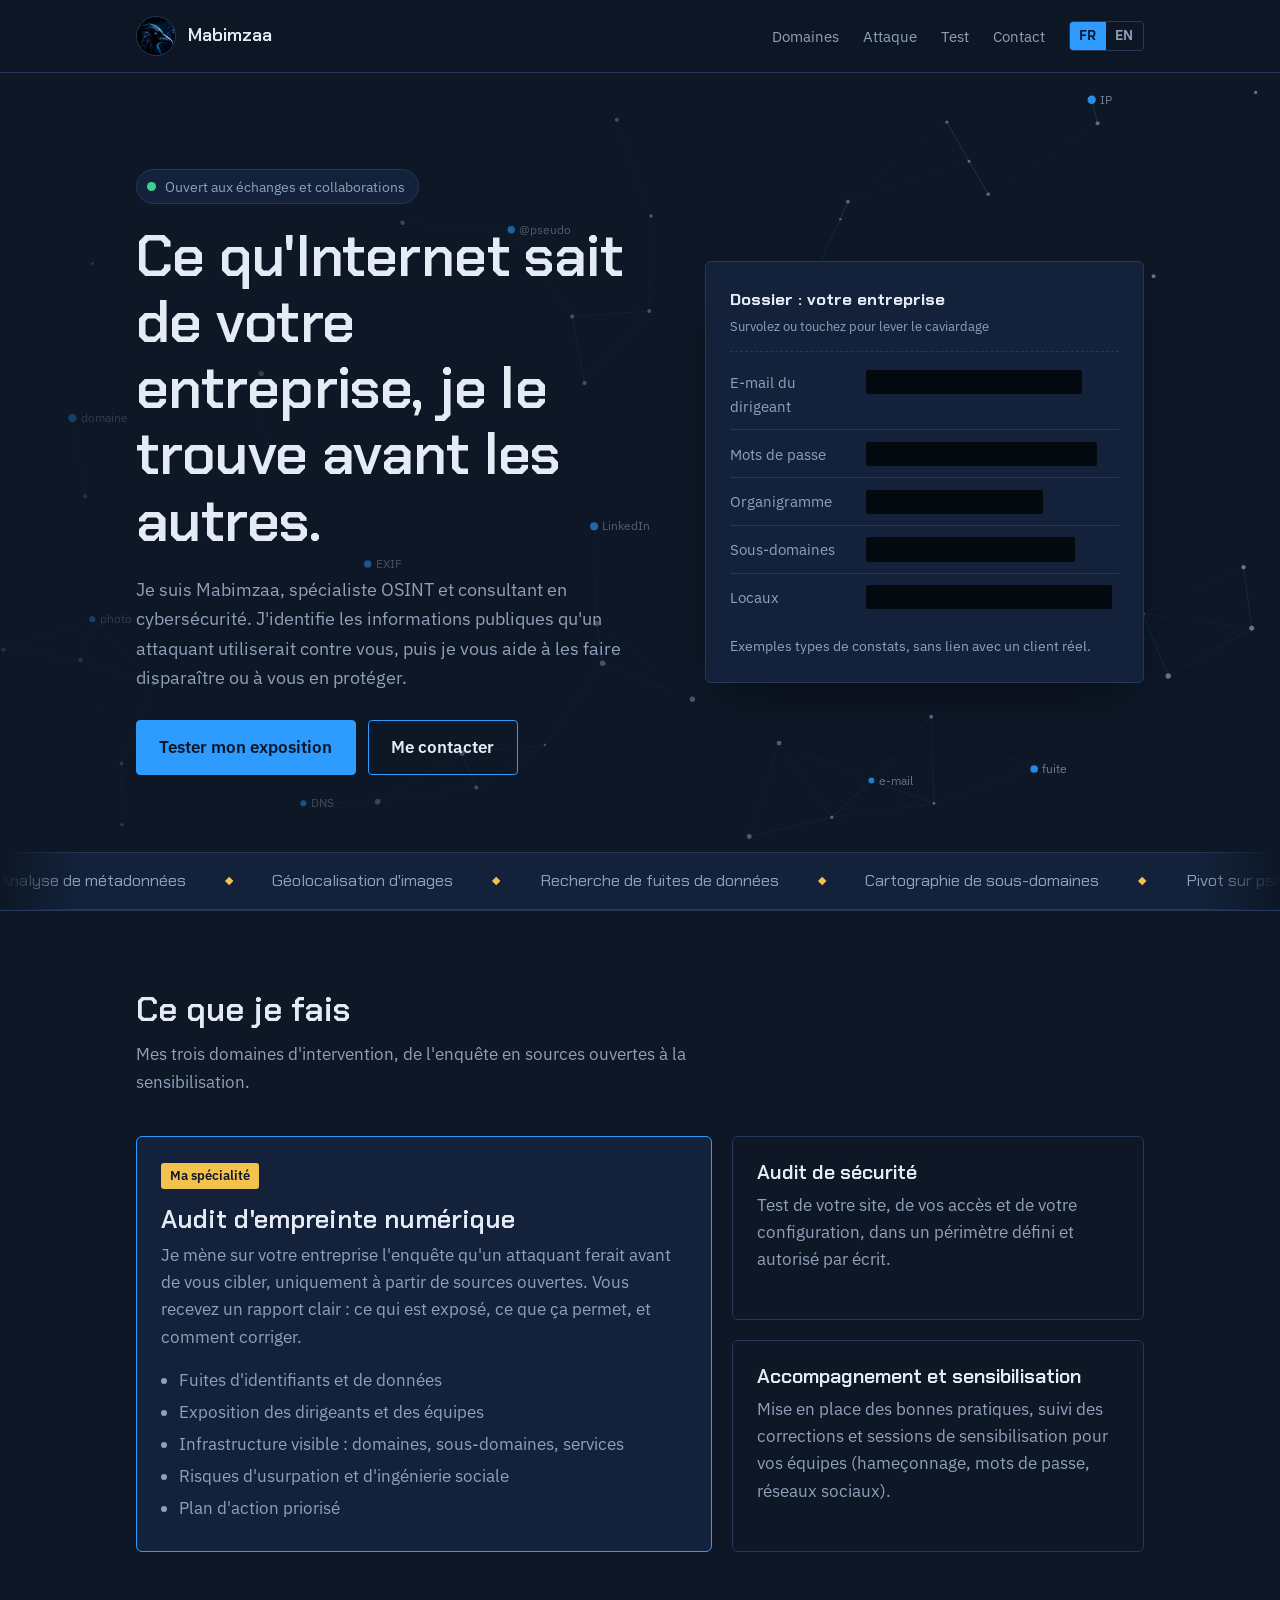
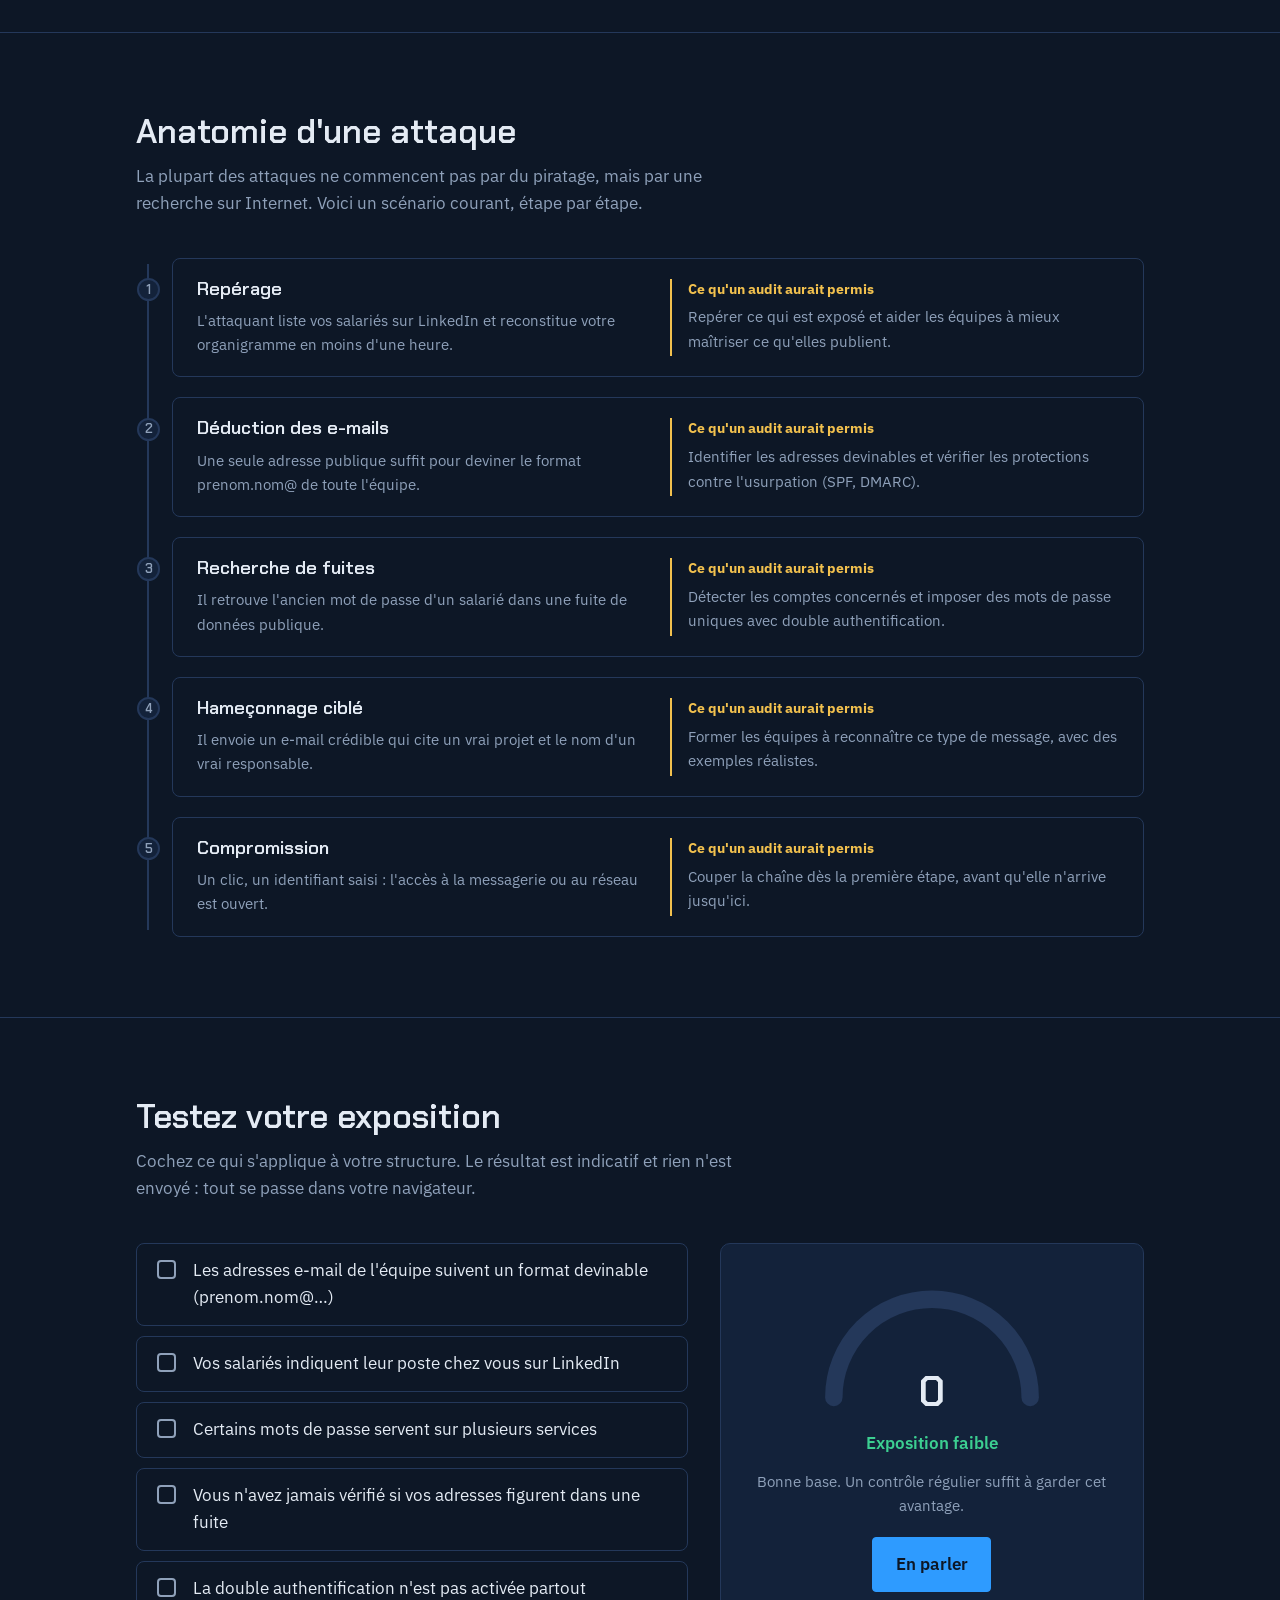
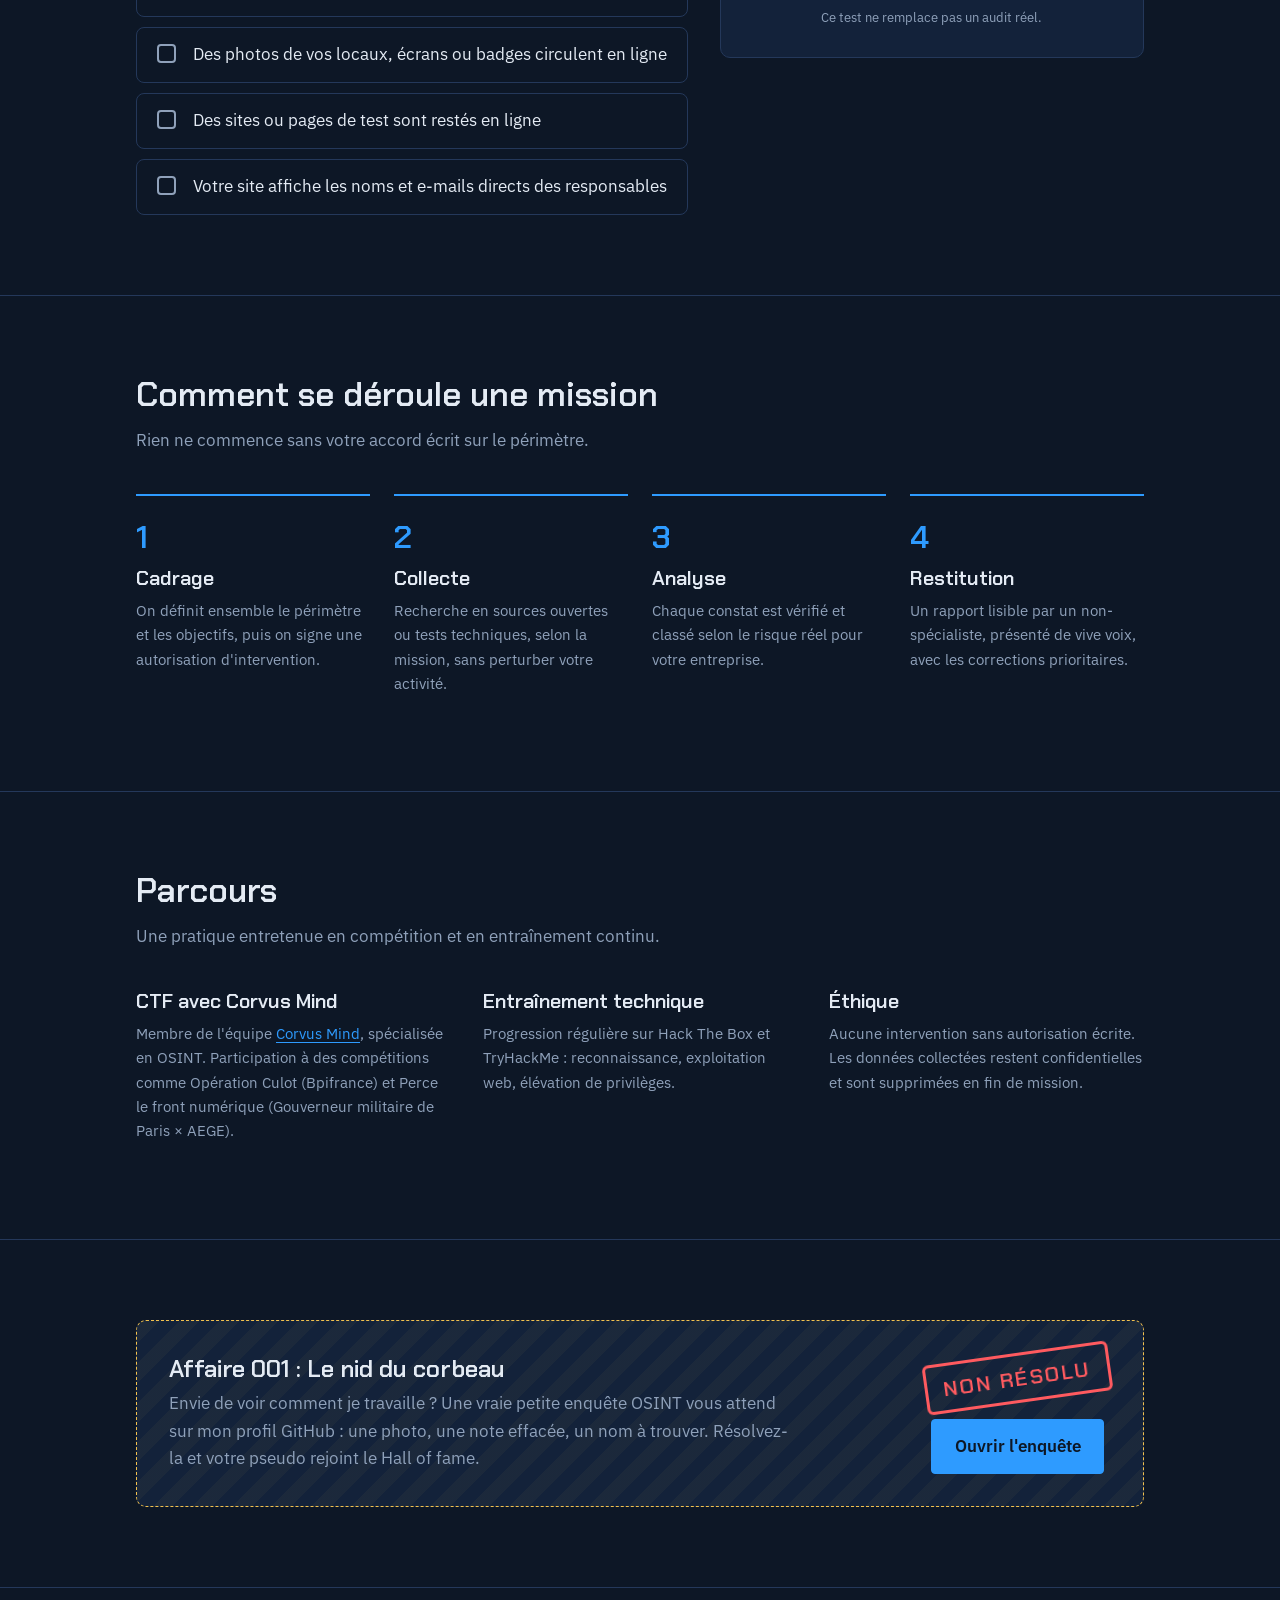
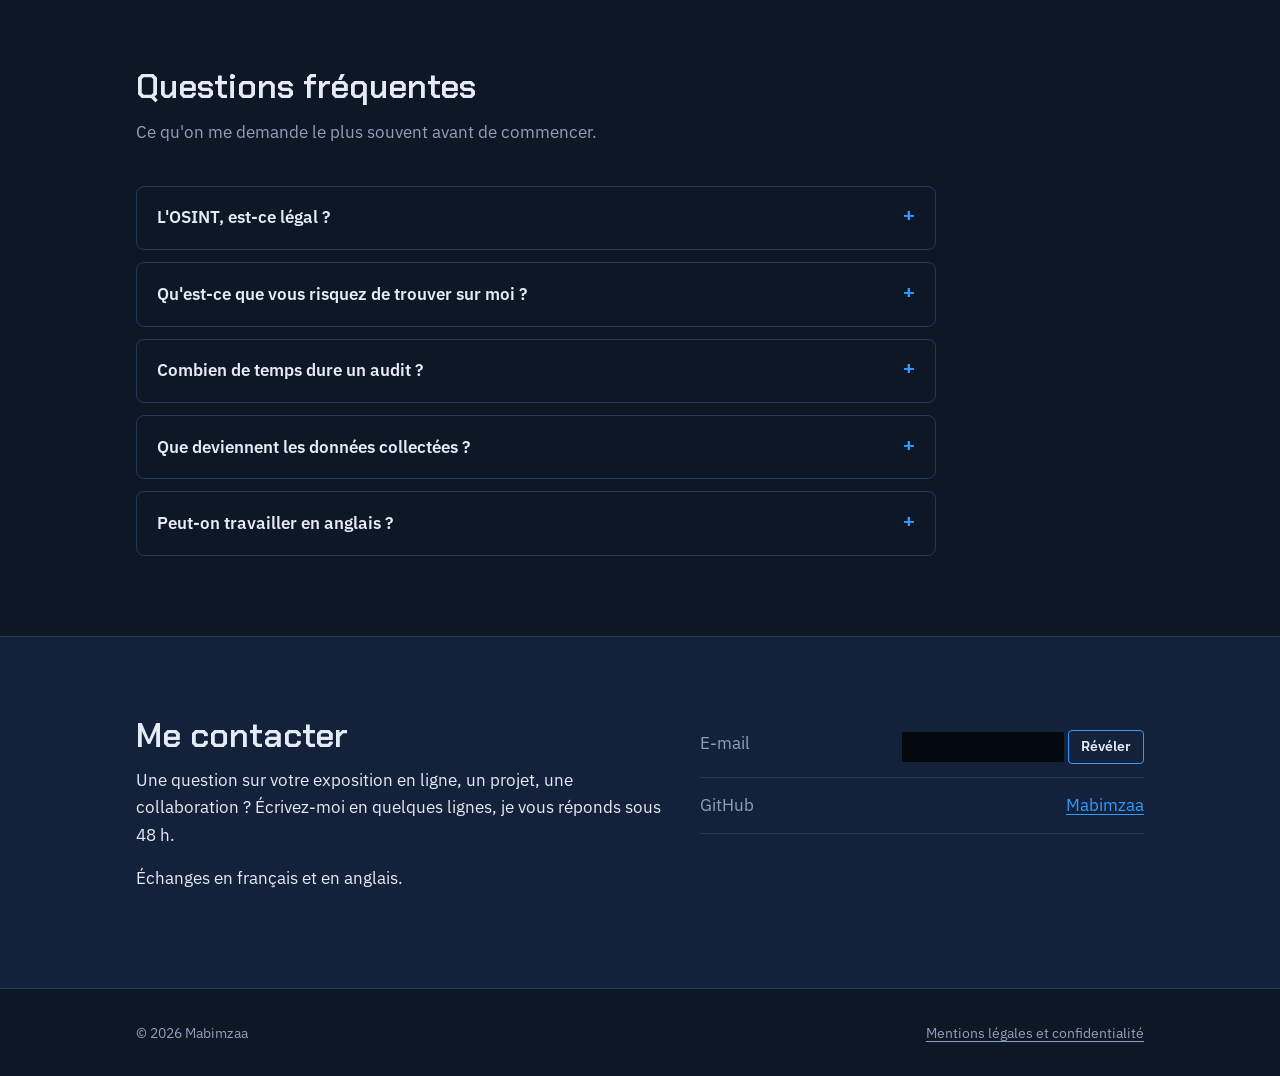
<file: index.html>
<!doctype html>
<html lang="fr">
<head>
  <meta charset="utf-8">
  <meta name="viewport" content="width=device-width, initial-scale=1">
  <title>Mabimzaa · OSINT et audit de sécurité</title>
  <meta name="description" content="Spécialiste OSINT et consultant en cybersécurité : audit d'empreinte numérique, tests de sécurité et sensibilisation pour TPE, PME et indépendants.">

  <link rel="alternate" hreflang="fr" href="https://mabimzaa.github.io/">
  <link rel="alternate" hreflang="en" href="https://mabimzaa.github.io/en/">
  <link rel="alternate" hreflang="x-default" href="https://mabimzaa.github.io/en/">
  <link rel="canonical" href="https://mabimzaa.github.io/">

  <meta property="og:title" content="Mabimzaa · OSINT et audit de sécurité">
  <meta property="og:description" content="Ce qu'Internet sait de votre entreprise, je le trouve avant les autres.">
  <meta property="og:type" content="website">
  <meta property="og:url" content="https://mabimzaa.github.io/">
  <meta property="og:image" content="https://mabimzaa.github.io/assets/avatar.jpg">

  <link rel="icon" href="assets/avatar.jpg">
  <link rel="preconnect" href="https://fonts.googleapis.com">
  <link rel="preconnect" href="https://fonts.gstatic.com" crossorigin>
  <link href="https://fonts.googleapis.com/css2?family=Chakra+Petch:wght@500;600&family=IBM+Plex+Sans:wght@400;500;600&display=swap" rel="stylesheet">
  <link rel="stylesheet" href="assets/style.css?v=6">
</head>
<body>
  <div class="progress" aria-hidden="true"></div>
  <a class="skip" href="#contenu">Aller au contenu</a>

  <header class="site-header">
    <div class="wrap">
      <a class="brand" href="./">
        <img src="assets/avatar.jpg" alt="" width="40" height="40">
        Mabimzaa
      </a>
      <nav class="nav" aria-label="Navigation principale">
        <a class="nav-link" href="#services">Domaines</a>
        <a class="nav-link" href="#attaque">Attaque</a>
        <a class="nav-link" href="#test">Test</a>
        <a class="nav-link" href="#contact">Contact</a>
        <div class="lang" aria-label="Langue">
          <span aria-current="true">FR</span>
          <a href="en/" hreflang="en" lang="en">EN</a>
        </div>
      </nav>
    </div>
  </header>

  <main id="contenu">

    <!-- HERO -->
    <section class="hero">
      <canvas class="graph" aria-hidden="true" data-labels="@pseudo|e-mail|domaine|photo|LinkedIn|DNS|fuite|IP|EXIF"></canvas>
      <div class="wrap">
        <div>
          <p class="status"><i aria-hidden="true"></i>Ouvert aux échanges et collaborations</p>
          <h1 data-scramble>Ce qu'Internet sait de votre entreprise, je le trouve avant les autres.</h1>
          <p class="lead">Je suis Mabimzaa, spécialiste OSINT et consultant en cybersécurité. J'identifie les informations publiques qu'un attaquant utiliserait contre vous, puis je vous aide à les faire disparaître ou à vous en protéger.</p>
          <div class="actions">
            <a class="btn btn-primary" href="#test">Tester mon exposition</a>
            <a class="btn btn-ghost" href="#contact">Me contacter</a>
          </div>
        </div>

        <aside class="dossier" aria-label="Exemple de constats d'un audit">
          <div class="dossier-head">
            <strong>Dossier : votre entreprise</strong>
            <small>Survolez ou touchez pour lever le caviardage</small>
          </div>
          <ul>
            <li>
              <span class="k">E-mail du dirigeant</span>
              <button class="redact" type="button" aria-expanded="false">Visible sur un ancien annuaire</button>
            </li>
            <li>
              <span class="k">Mots de passe</span>
              <button class="redact" type="button" aria-expanded="false">Présents dans 2 fuites publiques</button>
            </li>
            <li>
              <span class="k">Organigramme</span>
              <button class="redact" type="button" aria-expanded="false">Reconstitué via LinkedIn</button>
            </li>
            <li>
              <span class="k">Sous-domaines</span>
              <button class="redact" type="button" aria-expanded="false">Un site de test oublié en ligne</button>
            </li>
            <li>
              <span class="k">Locaux</span>
              <button class="redact" type="button" aria-expanded="false">Badge photographié sur Instagram</button>
            </li>
          </ul>
          <p class="dossier-note">Exemples types de constats, sans lien avec un client réel.</p>
        </aside>
      </div>
    </section>

    <!-- TECHNIQUES -->
    <div class="ticker" aria-label="Techniques OSINT">
      <div class="ticker-track">
        <span>Analyse de métadonnées</span><span>Géolocalisation d'images</span><span>Recherche de fuites de données</span><span>Cartographie de sous-domaines</span><span>Pivot sur pseudonymes</span><span>Analyse des réseaux sociaux</span><span>Historique DNS</span><span>Archives web</span><span>Recherche inversée d'images</span>
        <span aria-hidden="true">Analyse de métadonnées</span><span aria-hidden="true">Géolocalisation d'images</span><span aria-hidden="true">Recherche de fuites de données</span><span aria-hidden="true">Cartographie de sous-domaines</span><span aria-hidden="true">Pivot sur pseudonymes</span><span aria-hidden="true">Analyse des réseaux sociaux</span><span aria-hidden="true">Historique DNS</span><span aria-hidden="true">Archives web</span><span aria-hidden="true">Recherche inversée d'images</span>
      </div>
    </div>

    <!-- SERVICES -->
    <section class="section" id="services">
      <div class="wrap">
        <h2 class="reveal">Ce que je fais</h2>
        <p class="section-intro reveal">Mes trois domaines d'intervention, de l'enquête en sources ouvertes à la sensibilisation.</p>

        <div class="services">
          <article class="service service-main glow reveal">
            <span class="tag">Ma spécialité</span>
            <h3>Audit d'empreinte numérique</h3>
            <p>Je mène sur votre entreprise l'enquête qu'un attaquant ferait avant de vous cibler, uniquement à partir de sources ouvertes. Vous recevez un rapport clair : ce qui est exposé, ce que ça permet, et comment corriger.</p>
            <ul>
              <li>Fuites d'identifiants et de données</li>
              <li>Exposition des dirigeants et des équipes</li>
              <li>Infrastructure visible : domaines, sous-domaines, services</li>
              <li>Risques d'usurpation et d'ingénierie sociale</li>
              <li>Plan d'action priorisé</li>
            </ul>
          </article>

          <article class="service glow reveal">
            <h3>Audit de sécurité</h3>
            <p>Test de votre site, de vos accès et de votre configuration, dans un périmètre défini et autorisé par écrit.</p>
          </article>

          <article class="service glow reveal">
            <h3>Accompagnement et sensibilisation</h3>
            <p>Mise en place des bonnes pratiques, suivi des corrections et sessions de sensibilisation pour vos équipes (hameçonnage, mots de passe, réseaux sociaux).</p>
          </article>
        </div>
      </div>
    </section>

    <!-- ANATOMIE D'UNE ATTAQUE -->
    <section class="section" id="attaque">
      <div class="wrap">
        <h2 class="reveal">Anatomie d'une attaque</h2>
        <p class="section-intro reveal">La plupart des attaques ne commencent pas par du piratage, mais par une recherche sur Internet. Voici un scénario courant, étape par étape.</p>

        <ol class="attack">
          <li>
            <div>
              <h3>Repérage</h3>
              <p>L'attaquant liste vos salariés sur LinkedIn et reconstitue votre organigramme en moins d'une heure.</p>
            </div>
            <div class="fix"><strong>Ce qu'un audit aurait permis</strong><p>Repérer ce qui est exposé et aider les équipes à mieux maîtriser ce qu'elles publient.</p></div>
          </li>
          <li>
            <div>
              <h3>Déduction des e-mails</h3>
              <p>Une seule adresse publique suffit pour deviner le format prenom.nom@ de toute l'équipe.</p>
            </div>
            <div class="fix"><strong>Ce qu'un audit aurait permis</strong><p>Identifier les adresses devinables et vérifier les protections contre l'usurpation (SPF, DMARC).</p></div>
          </li>
          <li>
            <div>
              <h3>Recherche de fuites</h3>
              <p>Il retrouve l'ancien mot de passe d'un salarié dans une fuite de données publique.</p>
            </div>
            <div class="fix"><strong>Ce qu'un audit aurait permis</strong><p>Détecter les comptes concernés et imposer des mots de passe uniques avec double authentification.</p></div>
          </li>
          <li>
            <div>
              <h3>Hameçonnage ciblé</h3>
              <p>Il envoie un e-mail crédible qui cite un vrai projet et le nom d'un vrai responsable.</p>
            </div>
            <div class="fix"><strong>Ce qu'un audit aurait permis</strong><p>Former les équipes à reconnaître ce type de message, avec des exemples réalistes.</p></div>
          </li>
          <li>
            <div>
              <h3>Compromission</h3>
              <p>Un clic, un identifiant saisi : l'accès à la messagerie ou au réseau est ouvert.</p>
            </div>
            <div class="fix"><strong>Ce qu'un audit aurait permis</strong><p>Couper la chaîne dès la première étape, avant qu'elle n'arrive jusqu'ici.</p></div>
          </li>
        </ol>
      </div>
    </section>

    <!-- TEST D'EXPOSITION -->
    <section class="section" id="test">
      <div class="wrap">
        <h2 class="reveal">Testez votre exposition</h2>
        <p class="section-intro reveal">Cochez ce qui s'applique à votre structure. Le résultat est indicatif et rien n'est envoyé : tout se passe dans votre navigateur.</p>

        <div class="exposure" data-exposure data-levels='[
          {"max":20,"label":"Exposition faible","color":"#3ccf91","advice":"Bonne base. Un contrôle régulier suffit à garder cet avantage."},
          {"max":50,"label":"Exposition modérée","color":"#f2c14e","advice":"Quelques points d’entrée existent. Ils sont souvent simples à corriger."},
          {"max":75,"label":"Exposition élevée","color":"#ff8a3d","advice":"Un attaquant aurait de quoi construire un scénario crédible contre vous."},
          {"max":100,"label":"Exposition critique","color":"#ff5a5f","advice":"Plusieurs étapes de l’attaque décrite plus haut sont déjà à sa portée."}
        ]'>
          <fieldset class="checks">
            <legend class="sr-only">Facteurs d'exposition</legend>
            <label class="check"><input type="checkbox" value="2"><span>Les adresses e-mail de l'équipe suivent un format devinable (prenom.nom@…)</span></label>
            <label class="check"><input type="checkbox" value="2"><span>Vos salariés indiquent leur poste chez vous sur LinkedIn</span></label>
            <label class="check"><input type="checkbox" value="3"><span>Certains mots de passe servent sur plusieurs services</span></label>
            <label class="check"><input type="checkbox" value="3"><span>Vous n'avez jamais vérifié si vos adresses figurent dans une fuite</span></label>
            <label class="check"><input type="checkbox" value="3"><span>La double authentification n'est pas activée partout</span></label>
            <label class="check"><input type="checkbox" value="2"><span>Des photos de vos locaux, écrans ou badges circulent en ligne</span></label>
            <label class="check"><input type="checkbox" value="2"><span>Des sites ou pages de test sont restés en ligne</span></label>
            <label class="check"><input type="checkbox" value="1"><span>Votre site affiche les noms et e-mails directs des responsables</span></label>
          </fieldset>

          <div class="meter" aria-live="polite">
            <svg viewBox="0 0 220 130" aria-hidden="true">
              <path class="track-arc" d="M20 115 A90 90 0 0 1 200 115" fill="none" stroke-width="16" stroke-linecap="round"/>
              <path class="val-arc" d="M20 115 A90 90 0 0 1 200 115" fill="none" stroke="#3ccf91" stroke-width="16" stroke-linecap="round"/>
            </svg>
            <div class="meter-score">0</div>
            <p class="meter-level">Exposition faible</p>
            <p class="meter-advice">Cochez les éléments qui vous concernent.</p>
            <a class="btn btn-primary" href="#contact">En parler</a>
            <small>Ce test ne remplace pas un audit réel.</small>
          </div>
        </div>
      </div>
    </section>

    <!-- METHODE -->
    <section class="section" id="methode">
      <div class="wrap">
        <h2 class="reveal">Comment se déroule une mission</h2>
        <p class="section-intro reveal">Rien ne commence sans votre accord écrit sur le périmètre.</p>

        <ol class="steps">
          <li class="reveal">
            <h3>Cadrage</h3>
            <p>On définit ensemble le périmètre et les objectifs, puis on signe une autorisation d'intervention.</p>
          </li>
          <li class="reveal">
            <h3>Collecte</h3>
            <p>Recherche en sources ouvertes ou tests techniques, selon la mission, sans perturber votre activité.</p>
          </li>
          <li class="reveal">
            <h3>Analyse</h3>
            <p>Chaque constat est vérifié et classé selon le risque réel pour votre entreprise.</p>
          </li>
          <li class="reveal">
            <h3>Restitution</h3>
            <p>Un rapport lisible par un non-spécialiste, présenté de vive voix, avec les corrections prioritaires.</p>
          </li>
        </ol>
      </div>
    </section>

    <!-- PARCOURS -->
    <section class="section" id="parcours">
      <div class="wrap">
        <h2 class="reveal">Parcours</h2>
        <p class="section-intro reveal">Une pratique entretenue en compétition et en entraînement continu.</p>

        <div class="track">
          <div class="reveal">
            <h3>CTF avec Corvus Mind</h3>
            <p>Membre de l'équipe <a href="https://shsh-commits.github.io/corvusmind/">Corvus Mind</a>, spécialisée en OSINT. Participation à des compétitions comme Opération Culot (Bpifrance) et Perce le front numérique (Gouverneur militaire de Paris × AEGE).</p>
          </div>
          <div class="reveal">
            <h3>Entraînement technique</h3>
            <p>Progression régulière sur Hack The Box et TryHackMe : reconnaissance, exploitation web, élévation de privilèges.</p>
          </div>
          <div class="reveal">
            <h3>Éthique</h3>
            <p>Aucune intervention sans autorisation écrite. Les données collectées restent confidentielles et sont supprimées en fin de mission.</p>
          </div>
        </div>
      </div>
    </section>

    <!-- DEFI -->
    <section class="section" id="defi">
      <div class="wrap">
        <div class="challenge reveal">
          <div>
            <h3>Affaire 001 : Le nid du corbeau</h3>
            <p>Envie de voir comment je travaille ? Une vraie petite enquête OSINT vous attend sur mon profil GitHub : une photo, une note effacée, un nom à trouver. Résolvez-la et votre pseudo rejoint le Hall of fame.</p>
          </div>
          <div class="challenge-cta">
            <span class="stamp">NON RÉSOLU</span><br>
            <a class="btn btn-primary" href="https://github.com/Mabimzaa">Ouvrir l'enquête</a>
          </div>
        </div>
      </div>
    </section>

    <!-- FAQ -->
    <section class="section" id="faq">
      <div class="wrap">
        <h2 class="reveal">Questions fréquentes</h2>
        <p class="section-intro reveal">Ce qu'on me demande le plus souvent avant de commencer.</p>
        <div class="faq">
          <details class="reveal">
            <summary>L'OSINT, est-ce légal ?</summary>
            <p>Oui, tant qu'on se limite aux informations accessibles publiquement et qu'on respecte le RGPD. Je n'accède jamais à un système sans autorisation et je ne contourne aucune protection.</p>
          </details>
          <details class="reveal">
            <summary>Qu'est-ce que vous risquez de trouver sur moi ?</summary>
            <p>Cela dépend de votre exposition. Le plus souvent : des adresses e-mail, des comptes présents dans d'anciennes fuites, des informations sur vos équipes et une partie de votre infrastructure technique.</p>
          </details>
          <details class="reveal">
            <summary>Combien de temps dure un audit ?</summary>
            <p>Cela dépend du périmètre. On le définit ensemble au départ, et le délai est annoncé avant de commencer.</p>
          </details>
          <details class="reveal">
            <summary>Que deviennent les données collectées ?</summary>
            <p>Elles servent uniquement au rapport, restent confidentielles et sont supprimées à la fin de la mission.</p>
          </details>
          <details class="reveal">
            <summary>Peut-on travailler en anglais ?</summary>
            <p>Oui. Les échanges et les rapports peuvent être en français ou en anglais.</p>
          </details>
        </div>
      </div>
    </section>

    <!-- CONTACT -->
    <section class="section contact" id="contact">
      <div class="wrap">
        <div>
          <h2>Me contacter</h2>
          <p>Une question sur votre exposition en ligne, un projet, une collaboration ? Écrivez-moi en quelques lignes, je vous réponds sous 48 h.</p>
          <p>Échanges en français et en anglais.</p>
        </div>
        <ul class="contact-list">
          <li>
            <span>E-mail</span>
            <span class="mail" data-mail data-u="YWF6bWliYW0=" data-d="cHJvdG9uLm1l">
              <span class="mail-value is-hidden">masquée aux robots</span>
              <button class="mini-btn" type="button" data-reveal hidden>Révéler</button>
              <button class="mini-btn" type="button" data-copy data-label="Copier" data-done="Copiée" hidden>Copier</button>
              <noscript>Activez JavaScript pour afficher l'adresse, ou contactez-moi via GitHub.</noscript>
            </span>
          </li>
          <li><span>GitHub</span> <a href="https://github.com/Mabimzaa">Mabimzaa</a></li>
        </ul>
      </div>
    </section>

  </main>

  <footer class="site-footer">
    <div class="wrap">
      <span>© <span id="year">2026</span> Mabimzaa</span>
      <a href="mentions-legales.html">Mentions légales et confidentialité</a>
    </div>
  </footer>

  <script src="assets/main.js?v=6"></script>
</body>
</html>
</file>
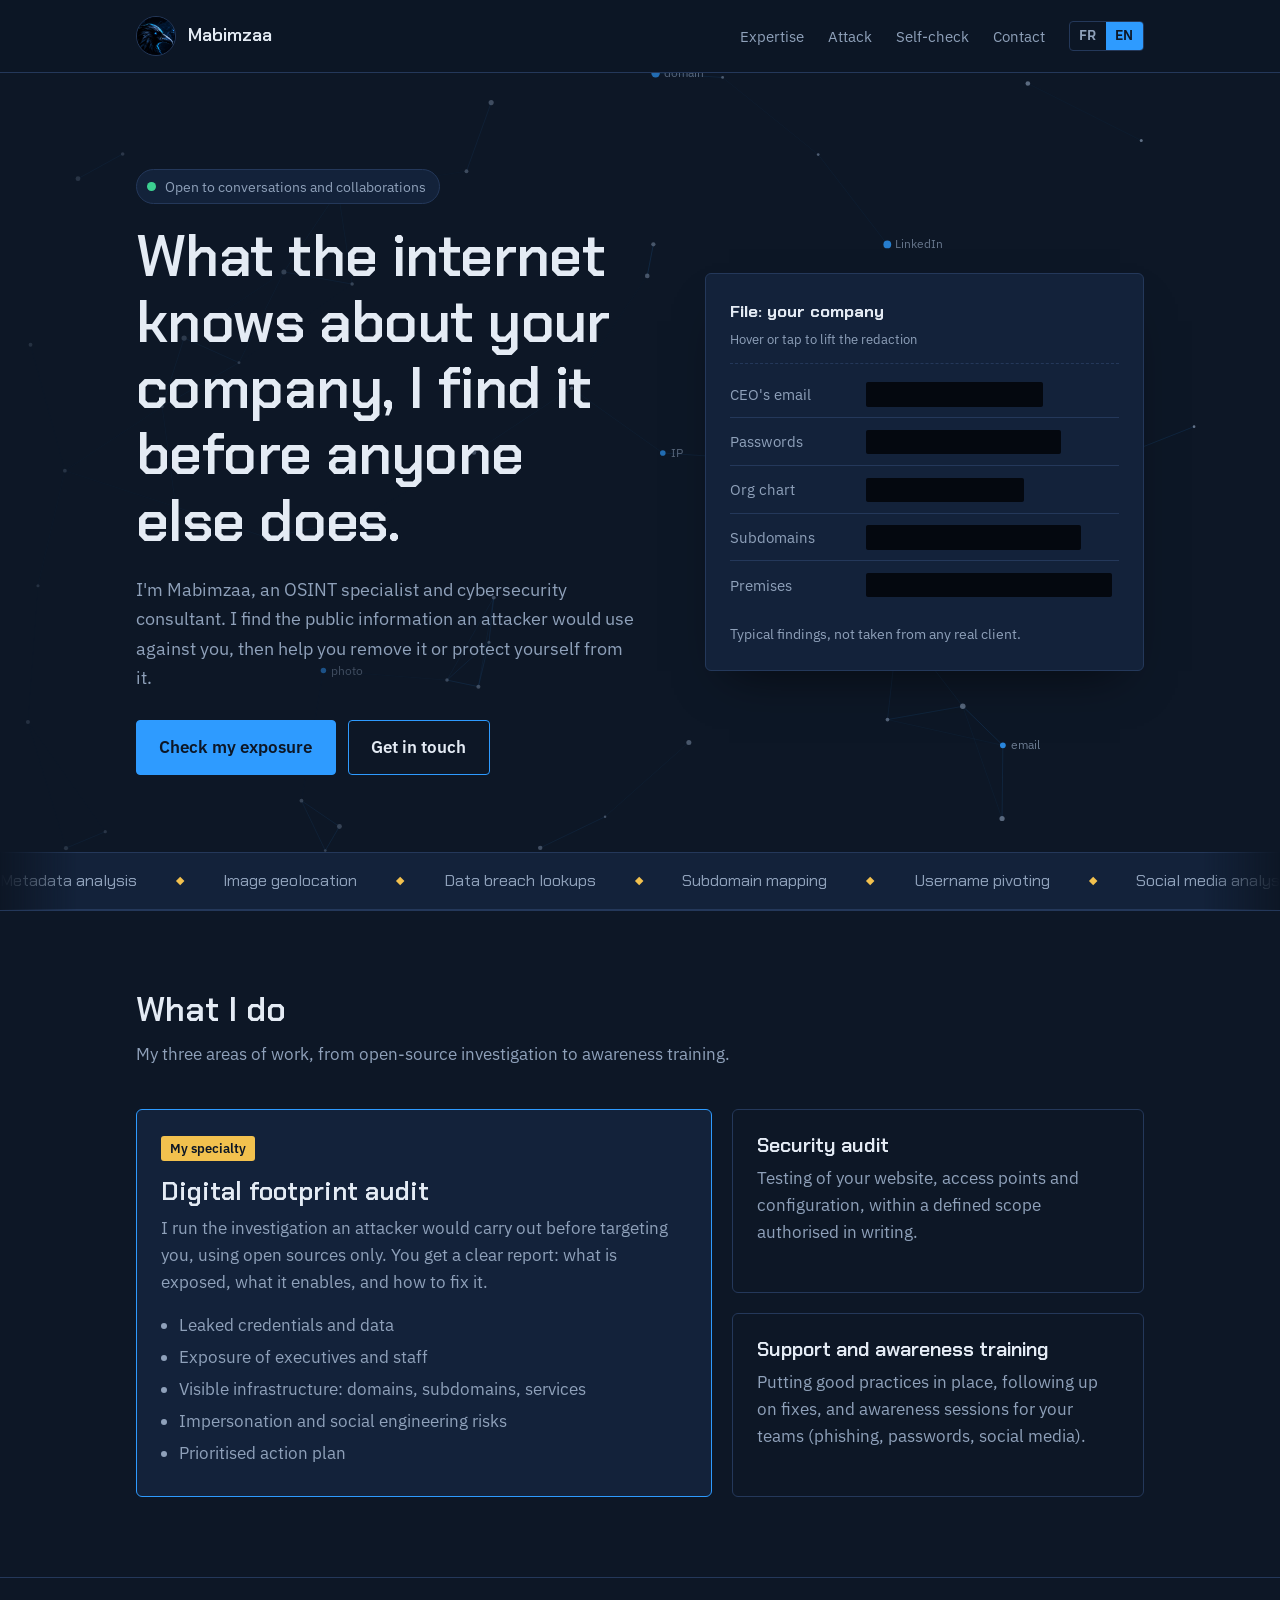
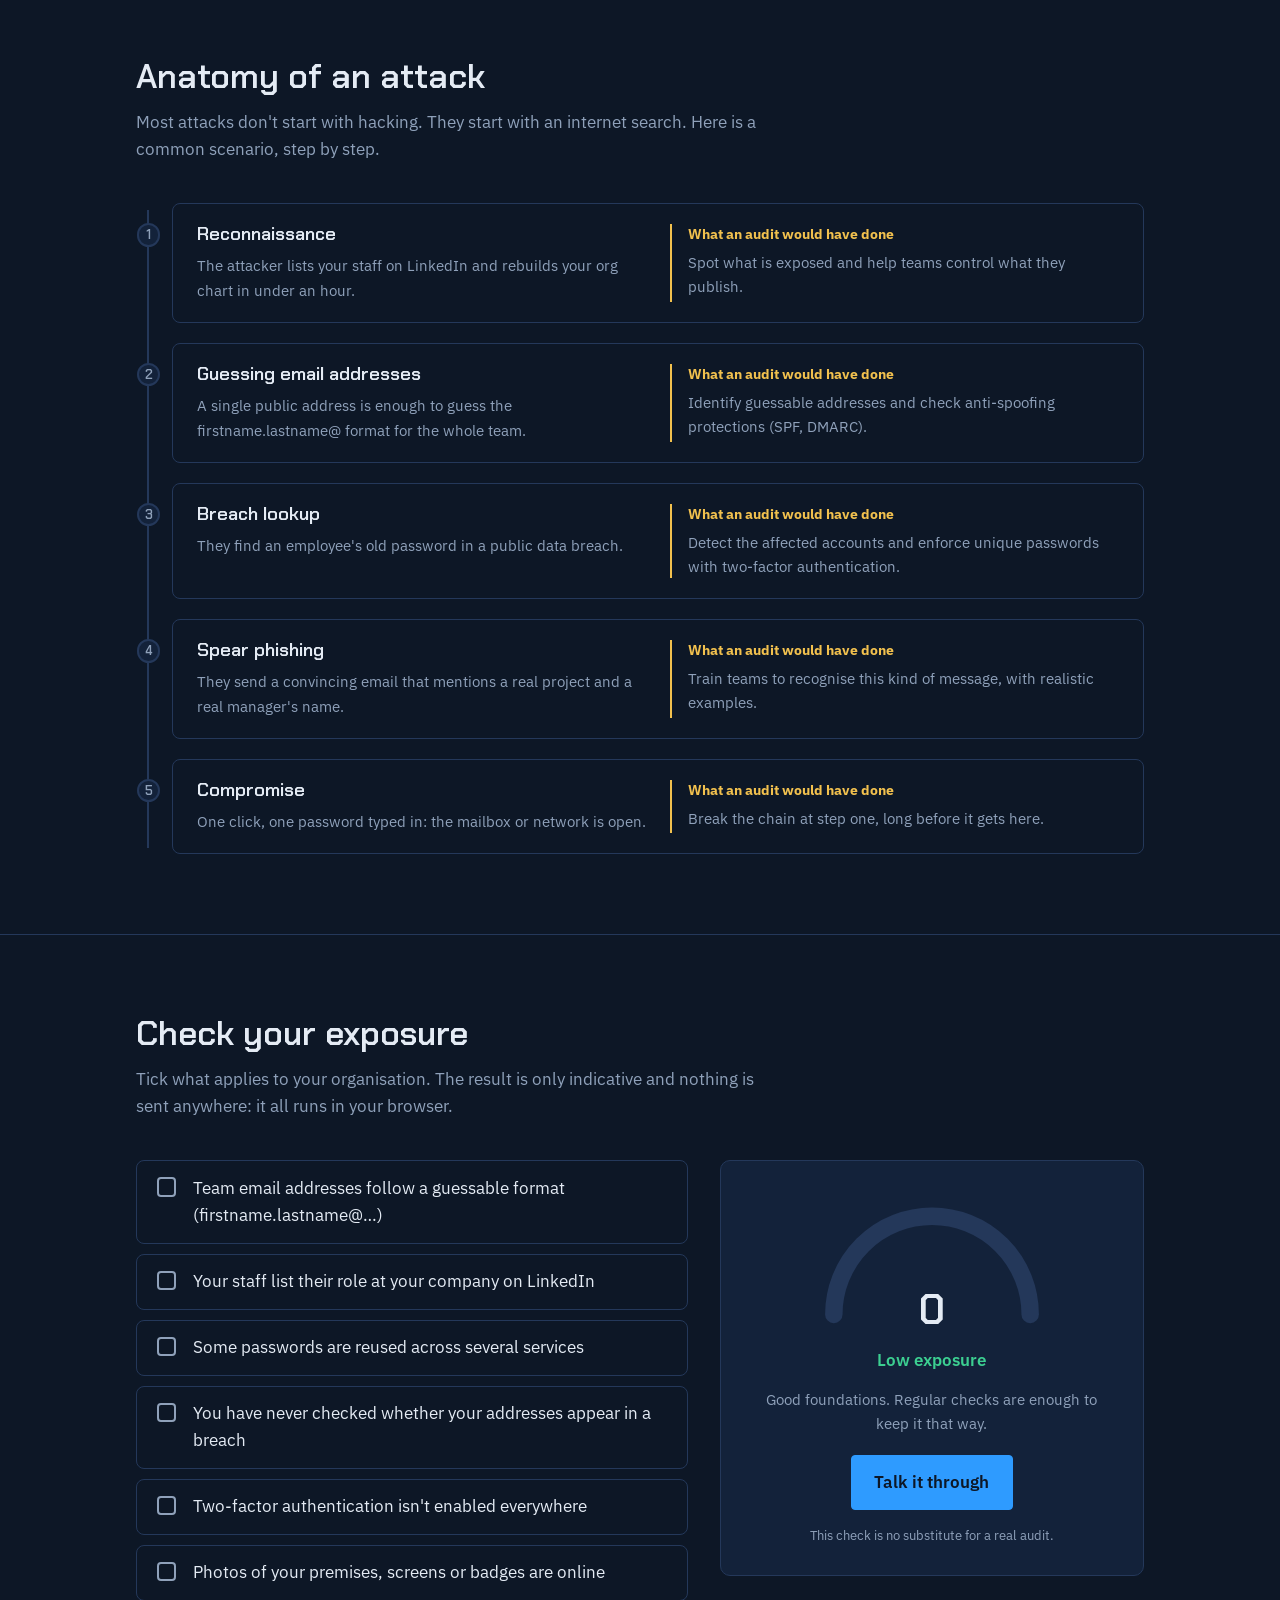
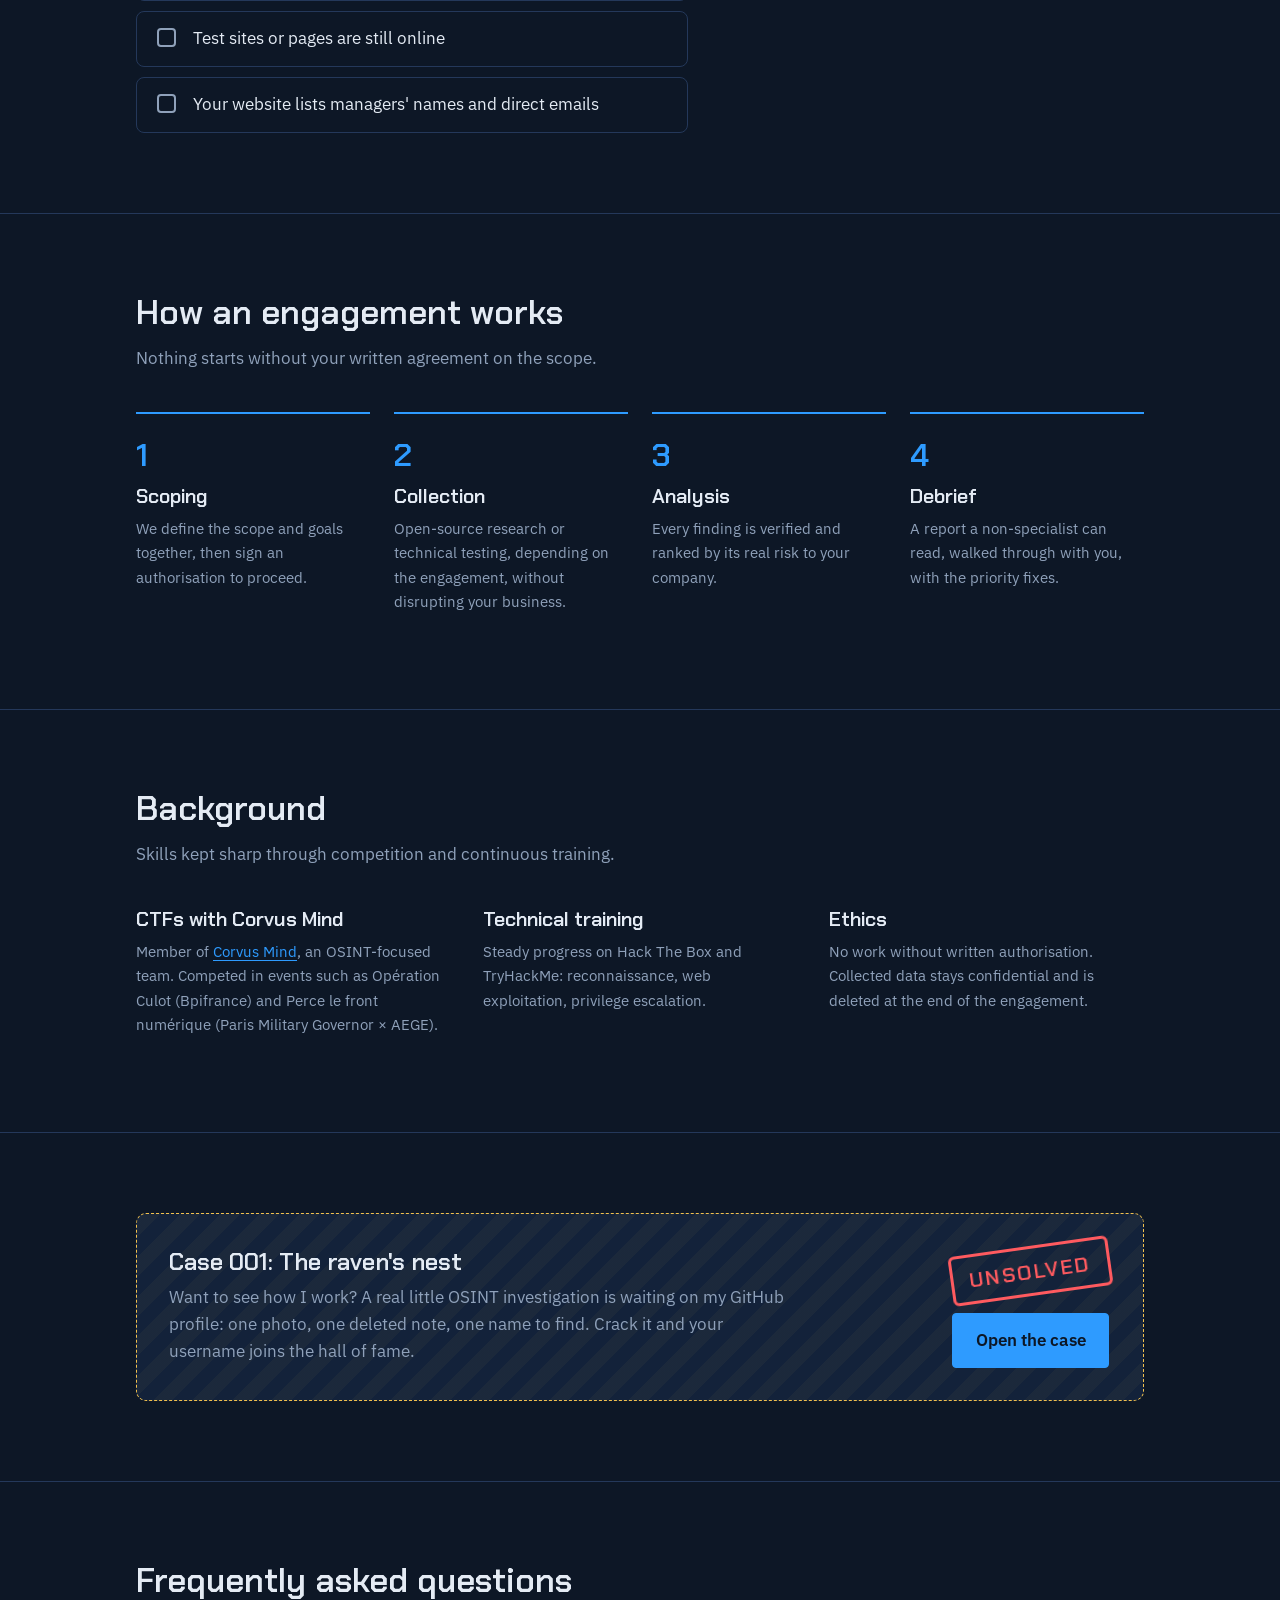
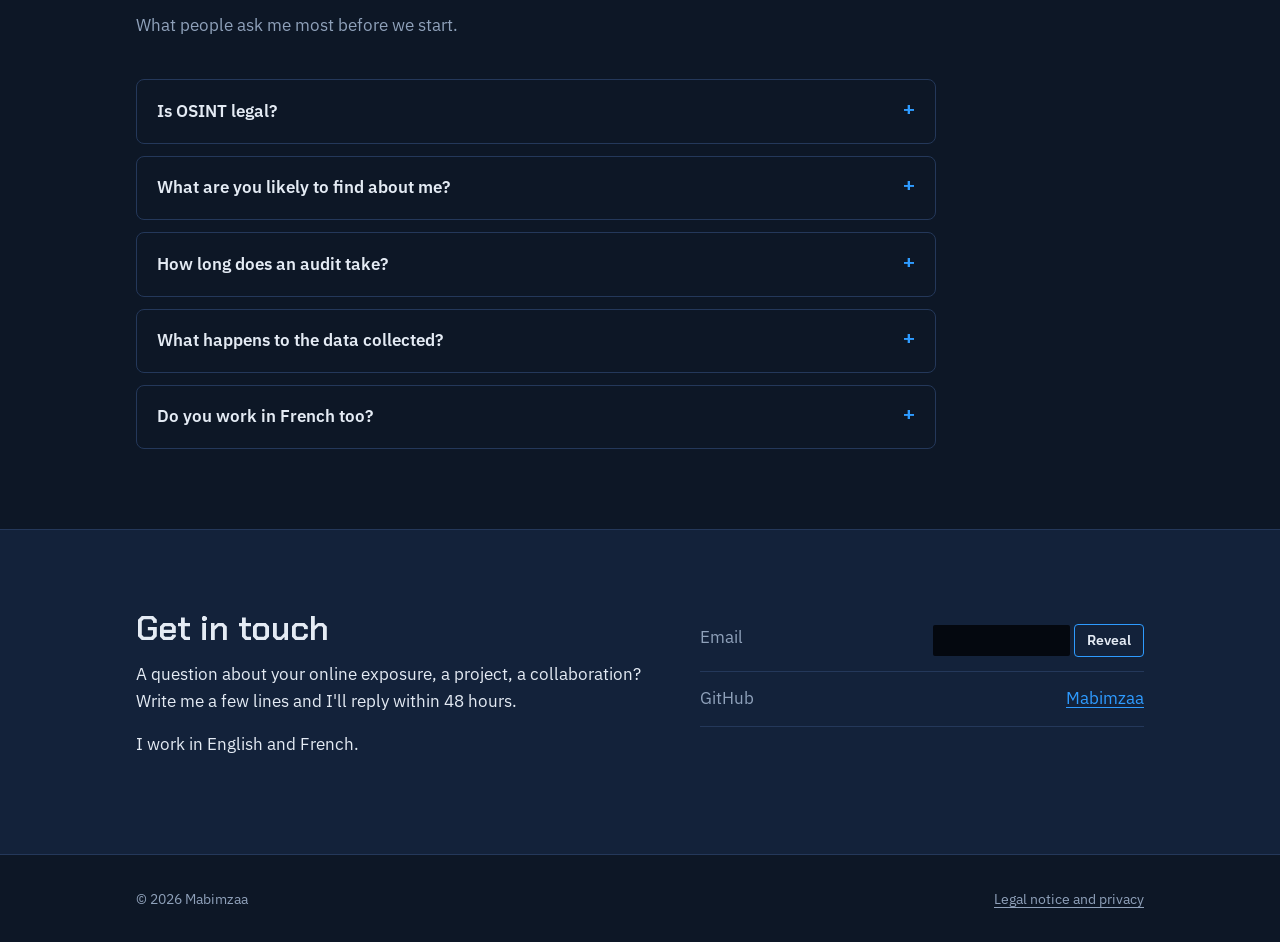
<file: en/index.html>
<!doctype html>
<html lang="en">
<head>
  <meta charset="utf-8">
  <meta name="viewport" content="width=device-width, initial-scale=1">
  <title>Mabimzaa · OSINT and security audits</title>
  <meta name="description" content="OSINT specialist and cybersecurity consultant: digital footprint audits, security testing and awareness training for small businesses and independent professionals.">

  <link rel="alternate" hreflang="fr" href="https://mabimzaa.github.io/">
  <link rel="alternate" hreflang="en" href="https://mabimzaa.github.io/en/">
  <link rel="alternate" hreflang="x-default" href="https://mabimzaa.github.io/en/">
  <link rel="canonical" href="https://mabimzaa.github.io/en/">

  <meta property="og:title" content="Mabimzaa · OSINT and security audits">
  <meta property="og:description" content="What the internet knows about your company, I find it before anyone else does.">
  <meta property="og:type" content="website">
  <meta property="og:url" content="https://mabimzaa.github.io/en/">
  <meta property="og:image" content="https://mabimzaa.github.io/assets/avatar.jpg">

  <link rel="icon" href="../assets/avatar.jpg">
  <link rel="preconnect" href="https://fonts.googleapis.com">
  <link rel="preconnect" href="https://fonts.gstatic.com" crossorigin>
  <link href="https://fonts.googleapis.com/css2?family=Chakra+Petch:wght@500;600&family=IBM+Plex+Sans:wght@400;500;600&display=swap" rel="stylesheet">
  <link rel="stylesheet" href="../assets/style.css?v=6">
</head>
<body>
  <div class="progress" aria-hidden="true"></div>
  <a class="skip" href="#content">Skip to content</a>

  <header class="site-header">
    <div class="wrap">
      <a class="brand" href="./">
        <img src="../assets/avatar.jpg" alt="" width="40" height="40">
        Mabimzaa
      </a>
      <nav class="nav" aria-label="Main navigation">
        <a class="nav-link" href="#services">Expertise</a>
        <a class="nav-link" href="#attack">Attack</a>
        <a class="nav-link" href="#test">Self-check</a>
        <a class="nav-link" href="#contact">Contact</a>
        <div class="lang" aria-label="Language">
          <a href="../" hreflang="fr" lang="fr">FR</a>
          <span aria-current="true">EN</span>
        </div>
      </nav>
    </div>
  </header>

  <main id="content">

    <!-- HERO -->
    <section class="hero">
      <canvas class="graph" aria-hidden="true" data-labels="@handle|email|domain|photo|LinkedIn|DNS|breach|IP|EXIF"></canvas>
      <div class="wrap">
        <div>
          <p class="status"><i aria-hidden="true"></i>Open to conversations and collaborations</p>
          <h1 data-scramble>What the internet knows about your company, I find it before anyone else does.</h1>
          <p class="lead">I'm Mabimzaa, an OSINT specialist and cybersecurity consultant. I find the public information an attacker would use against you, then help you remove it or protect yourself from it.</p>
          <div class="actions">
            <a class="btn btn-primary" href="#test">Check my exposure</a>
            <a class="btn btn-ghost" href="#contact">Get in touch</a>
          </div>
        </div>

        <aside class="dossier" aria-label="Sample audit findings">
          <div class="dossier-head">
            <strong>File: your company</strong>
            <small>Hover or tap to lift the redaction</small>
          </div>
          <ul>
            <li>
              <span class="k">CEO's email</span>
              <button class="redact" type="button" aria-expanded="false">Listed in an old directory</button>
            </li>
            <li>
              <span class="k">Passwords</span>
              <button class="redact" type="button" aria-expanded="false">Found in 2 public breaches</button>
            </li>
            <li>
              <span class="k">Org chart</span>
              <button class="redact" type="button" aria-expanded="false">Rebuilt from LinkedIn</button>
            </li>
            <li>
              <span class="k">Subdomains</span>
              <button class="redact" type="button" aria-expanded="false">A forgotten test site still online</button>
            </li>
            <li>
              <span class="k">Premises</span>
              <button class="redact" type="button" aria-expanded="false">Badge photographed on Instagram</button>
            </li>
          </ul>
          <p class="dossier-note">Typical findings, not taken from any real client.</p>
        </aside>
      </div>
    </section>

    <!-- TECHNIQUES -->
    <div class="ticker" aria-label="OSINT techniques">
      <div class="ticker-track">
        <span>Metadata analysis</span><span>Image geolocation</span><span>Data breach lookups</span><span>Subdomain mapping</span><span>Username pivoting</span><span>Social media analysis</span><span>DNS history</span><span>Web archives</span><span>Reverse image search</span>
        <span aria-hidden="true">Metadata analysis</span><span aria-hidden="true">Image geolocation</span><span aria-hidden="true">Data breach lookups</span><span aria-hidden="true">Subdomain mapping</span><span aria-hidden="true">Username pivoting</span><span aria-hidden="true">Social media analysis</span><span aria-hidden="true">DNS history</span><span aria-hidden="true">Web archives</span><span aria-hidden="true">Reverse image search</span>
      </div>
    </div>

    <!-- SERVICES -->
    <section class="section" id="services">
      <div class="wrap">
        <h2 class="reveal">What I do</h2>
        <p class="section-intro reveal">My three areas of work, from open-source investigation to awareness training.</p>

        <div class="services">
          <article class="service service-main glow reveal">
            <span class="tag">My specialty</span>
            <h3>Digital footprint audit</h3>
            <p>I run the investigation an attacker would carry out before targeting you, using open sources only. You get a clear report: what is exposed, what it enables, and how to fix it.</p>
            <ul>
              <li>Leaked credentials and data</li>
              <li>Exposure of executives and staff</li>
              <li>Visible infrastructure: domains, subdomains, services</li>
              <li>Impersonation and social engineering risks</li>
              <li>Prioritised action plan</li>
            </ul>
          </article>

          <article class="service glow reveal">
            <h3>Security audit</h3>
            <p>Testing of your website, access points and configuration, within a defined scope authorised in writing.</p>
          </article>

          <article class="service glow reveal">
            <h3>Support and awareness training</h3>
            <p>Putting good practices in place, following up on fixes, and awareness sessions for your teams (phishing, passwords, social media).</p>
          </article>
        </div>
      </div>
    </section>

    <!-- ANATOMIE D'UNE ATTAQUE -->
    <section class="section" id="attack">
      <div class="wrap">
        <h2 class="reveal">Anatomy of an attack</h2>
        <p class="section-intro reveal">Most attacks don't start with hacking. They start with an internet search. Here is a common scenario, step by step.</p>

        <ol class="attack">
          <li>
            <div>
              <h3>Reconnaissance</h3>
              <p>The attacker lists your staff on LinkedIn and rebuilds your org chart in under an hour.</p>
            </div>
            <div class="fix"><strong>What an audit would have done</strong><p>Spot what is exposed and help teams control what they publish.</p></div>
          </li>
          <li>
            <div>
              <h3>Guessing email addresses</h3>
              <p>A single public address is enough to guess the firstname.lastname@ format for the whole team.</p>
            </div>
            <div class="fix"><strong>What an audit would have done</strong><p>Identify guessable addresses and check anti-spoofing protections (SPF, DMARC).</p></div>
          </li>
          <li>
            <div>
              <h3>Breach lookup</h3>
              <p>They find an employee's old password in a public data breach.</p>
            </div>
            <div class="fix"><strong>What an audit would have done</strong><p>Detect the affected accounts and enforce unique passwords with two-factor authentication.</p></div>
          </li>
          <li>
            <div>
              <h3>Spear phishing</h3>
              <p>They send a convincing email that mentions a real project and a real manager's name.</p>
            </div>
            <div class="fix"><strong>What an audit would have done</strong><p>Train teams to recognise this kind of message, with realistic examples.</p></div>
          </li>
          <li>
            <div>
              <h3>Compromise</h3>
              <p>One click, one password typed in: the mailbox or network is open.</p>
            </div>
            <div class="fix"><strong>What an audit would have done</strong><p>Break the chain at step one, long before it gets here.</p></div>
          </li>
        </ol>
      </div>
    </section>

    <!-- TEST D'EXPOSITION -->
    <section class="section" id="test">
      <div class="wrap">
        <h2 class="reveal">Check your exposure</h2>
        <p class="section-intro reveal">Tick what applies to your organisation. The result is only indicative and nothing is sent anywhere: it all runs in your browser.</p>

        <div class="exposure" data-exposure data-levels='[
          {"max":20,"label":"Low exposure","color":"#3ccf91","advice":"Good foundations. Regular checks are enough to keep it that way."},
          {"max":50,"label":"Moderate exposure","color":"#f2c14e","advice":"A few entry points exist. They are often easy to fix."},
          {"max":75,"label":"High exposure","color":"#ff8a3d","advice":"An attacker would have enough to build a convincing scenario against you."},
          {"max":100,"label":"Critical exposure","color":"#ff5a5f","advice":"Several steps of the attack described above are already within reach."}
        ]'>
          <fieldset class="checks">
            <legend class="sr-only">Exposure factors</legend>
            <label class="check"><input type="checkbox" value="2"><span>Team email addresses follow a guessable format (firstname.lastname@…)</span></label>
            <label class="check"><input type="checkbox" value="2"><span>Your staff list their role at your company on LinkedIn</span></label>
            <label class="check"><input type="checkbox" value="3"><span>Some passwords are reused across several services</span></label>
            <label class="check"><input type="checkbox" value="3"><span>You have never checked whether your addresses appear in a breach</span></label>
            <label class="check"><input type="checkbox" value="3"><span>Two-factor authentication isn't enabled everywhere</span></label>
            <label class="check"><input type="checkbox" value="2"><span>Photos of your premises, screens or badges are online</span></label>
            <label class="check"><input type="checkbox" value="2"><span>Test sites or pages are still online</span></label>
            <label class="check"><input type="checkbox" value="1"><span>Your website lists managers' names and direct emails</span></label>
          </fieldset>

          <div class="meter" aria-live="polite">
            <svg viewBox="0 0 220 130" aria-hidden="true">
              <path class="track-arc" d="M20 115 A90 90 0 0 1 200 115" fill="none" stroke-width="16" stroke-linecap="round"/>
              <path class="val-arc" d="M20 115 A90 90 0 0 1 200 115" fill="none" stroke="#3ccf91" stroke-width="16" stroke-linecap="round"/>
            </svg>
            <div class="meter-score">0</div>
            <p class="meter-level">Low exposure</p>
            <p class="meter-advice">Tick the items that apply to you.</p>
            <a class="btn btn-primary" href="#contact">Talk it through</a>
            <small>This check is no substitute for a real audit.</small>
          </div>
        </div>
      </div>
    </section>

    <!-- METHODE -->
    <section class="section" id="method">
      <div class="wrap">
        <h2 class="reveal">How an engagement works</h2>
        <p class="section-intro reveal">Nothing starts without your written agreement on the scope.</p>

        <ol class="steps">
          <li class="reveal">
            <h3>Scoping</h3>
            <p>We define the scope and goals together, then sign an authorisation to proceed.</p>
          </li>
          <li class="reveal">
            <h3>Collection</h3>
            <p>Open-source research or technical testing, depending on the engagement, without disrupting your business.</p>
          </li>
          <li class="reveal">
            <h3>Analysis</h3>
            <p>Every finding is verified and ranked by its real risk to your company.</p>
          </li>
          <li class="reveal">
            <h3>Debrief</h3>
            <p>A report a non-specialist can read, walked through with you, with the priority fixes.</p>
          </li>
        </ol>
      </div>
    </section>

    <!-- PARCOURS -->
    <section class="section" id="background">
      <div class="wrap">
        <h2 class="reveal">Background</h2>
        <p class="section-intro reveal">Skills kept sharp through competition and continuous training.</p>

        <div class="track">
          <div class="reveal">
            <h3>CTFs with Corvus Mind</h3>
            <p>Member of <a href="https://shsh-commits.github.io/corvusmind/">Corvus Mind</a>, an OSINT-focused team. Competed in events such as Opération Culot (Bpifrance) and Perce le front numérique (Paris Military Governor × AEGE).</p>
          </div>
          <div class="reveal">
            <h3>Technical training</h3>
            <p>Steady progress on Hack The Box and TryHackMe: reconnaissance, web exploitation, privilege escalation.</p>
          </div>
          <div class="reveal">
            <h3>Ethics</h3>
            <p>No work without written authorisation. Collected data stays confidential and is deleted at the end of the engagement.</p>
          </div>
        </div>
      </div>
    </section>

    <!-- DEFI -->
    <section class="section" id="challenge">
      <div class="wrap">
        <div class="challenge reveal">
          <div>
            <h3>Case 001: The raven's nest</h3>
            <p>Want to see how I work? A real little OSINT investigation is waiting on my GitHub profile: one photo, one deleted note, one name to find. Crack it and your username joins the hall of fame.</p>
          </div>
          <div class="challenge-cta">
            <span class="stamp">UNSOLVED</span><br>
            <a class="btn btn-primary" href="https://github.com/Mabimzaa">Open the case</a>
          </div>
        </div>
      </div>
    </section>

    <!-- FAQ -->
    <section class="section" id="faq">
      <div class="wrap">
        <h2 class="reveal">Frequently asked questions</h2>
        <p class="section-intro reveal">What people ask me most before we start.</p>
        <div class="faq">
          <details class="reveal">
            <summary>Is OSINT legal?</summary>
            <p>Yes, as long as it sticks to publicly available information and respects data protection law (GDPR). I never access a system without authorisation and never bypass any protection.</p>
          </details>
          <details class="reveal">
            <summary>What are you likely to find about me?</summary>
            <p>It depends on your exposure. Most often: email addresses, accounts in old breaches, information about your teams and part of your technical infrastructure.</p>
          </details>
          <details class="reveal">
            <summary>How long does an audit take?</summary>
            <p>It depends on the scope. We define it together at the start, and you know the timeline before work begins.</p>
          </details>
          <details class="reveal">
            <summary>What happens to the data collected?</summary>
            <p>It is used only for the report, kept confidential and deleted at the end of the engagement.</p>
          </details>
          <details class="reveal">
            <summary>Do you work in French too?</summary>
            <p>Yes. Conversations and reports can be in English or French.</p>
          </details>
        </div>
      </div>
    </section>

    <!-- CONTACT -->
    <section class="section contact" id="contact">
      <div class="wrap">
        <div>
          <h2>Get in touch</h2>
          <p>A question about your online exposure, a project, a collaboration? Write me a few lines and I'll reply within 48 hours.</p>
          <p>I work in English and French.</p>
        </div>
        <ul class="contact-list">
          <li>
            <span>Email</span>
            <span class="mail" data-mail data-u="YWF6bWliYW0=" data-d="cHJvdG9uLm1l">
              <span class="mail-value is-hidden">hidden from bots</span>
              <button class="mini-btn" type="button" data-reveal hidden>Reveal</button>
              <button class="mini-btn" type="button" data-copy data-label="Copy" data-done="Copied" hidden>Copy</button>
              <noscript>Enable JavaScript to show the address, or reach me through GitHub.</noscript>
            </span>
          </li>
          <li><span>GitHub</span> <a href="https://github.com/Mabimzaa">Mabimzaa</a></li>
        </ul>
      </div>
    </section>

  </main>

  <footer class="site-footer">
    <div class="wrap">
      <span>© <span id="year">2026</span> Mabimzaa</span>
      <a href="legal.html">Legal notice and privacy</a>
    </div>
  </footer>

  <script src="../assets/main.js?v=6"></script>
</body>
</html>
</file>
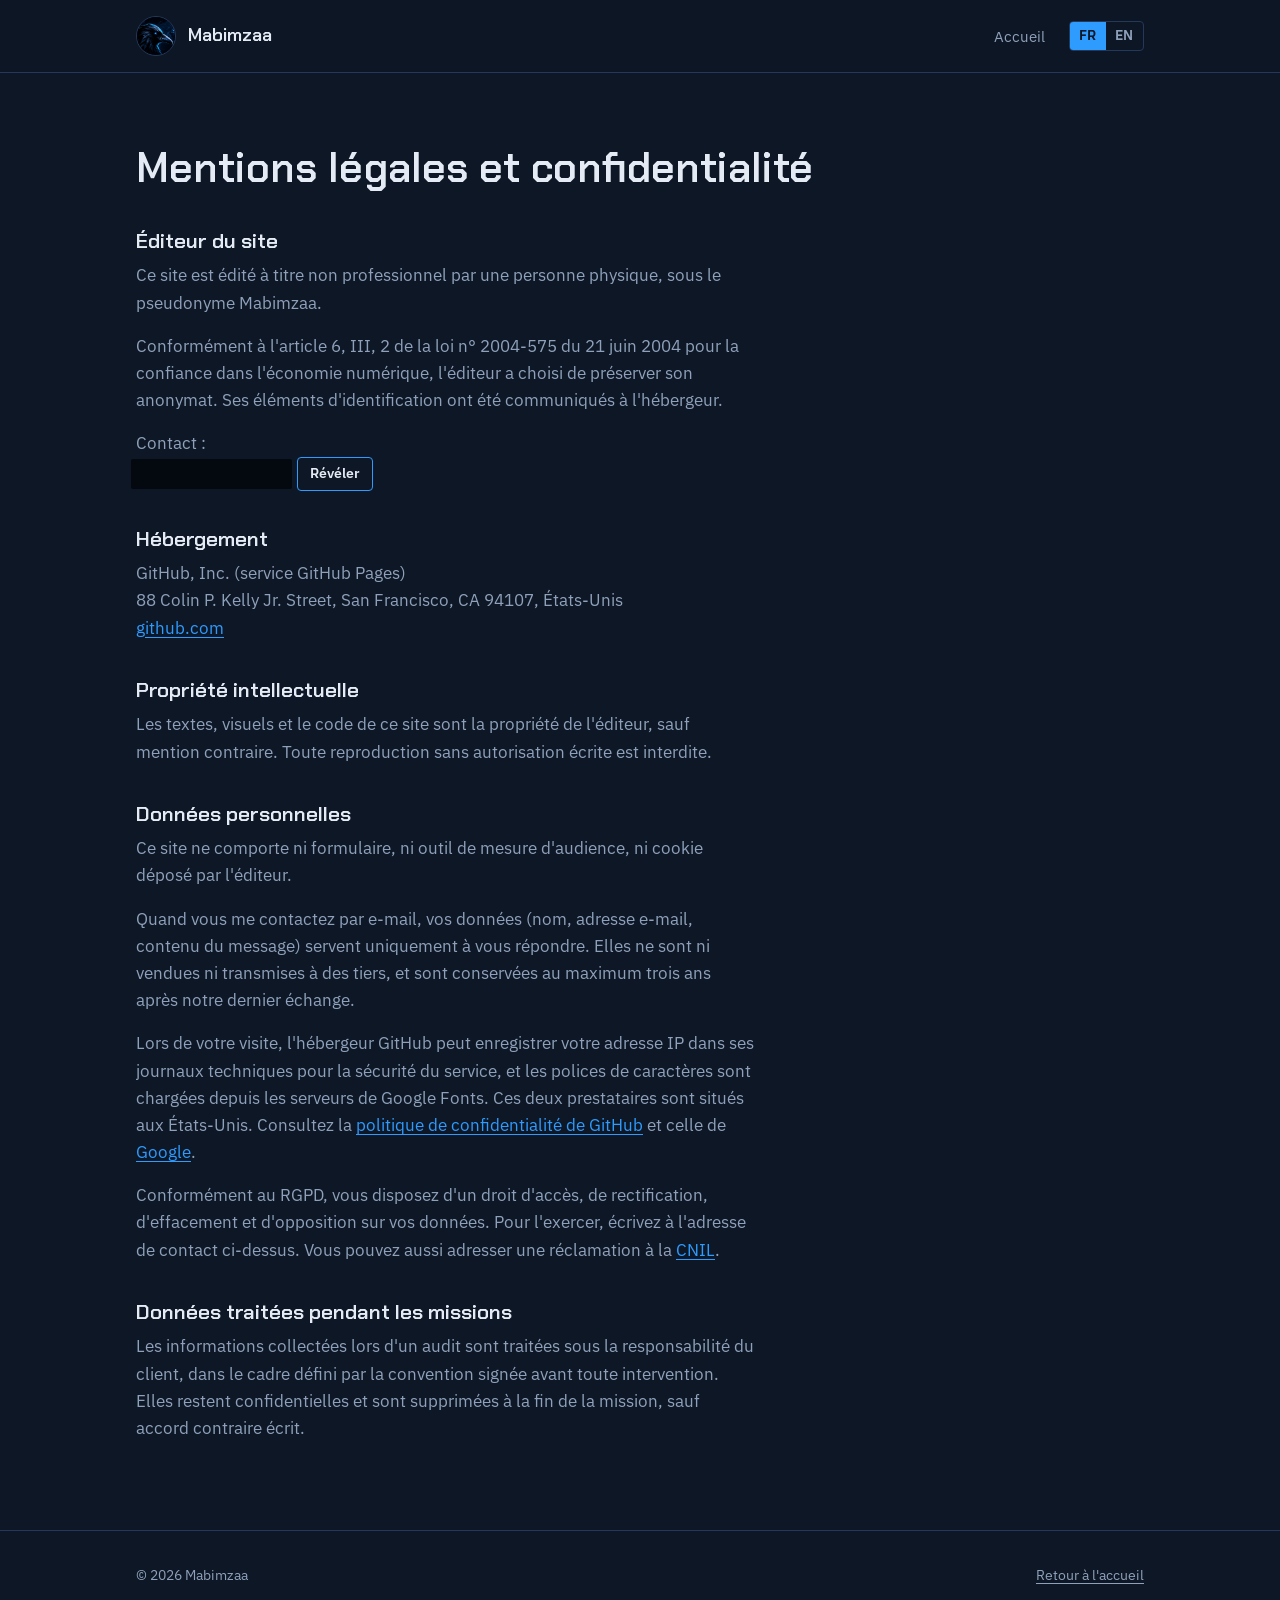
<file: mentions-legales.html>
<!doctype html>
<html lang="fr">
<head>
  <meta charset="utf-8">
  <meta name="viewport" content="width=device-width, initial-scale=1">
  <title>Mentions légales · Mabimzaa</title>
  <meta name="robots" content="noindex">
  <link rel="alternate" hreflang="fr" href="https://mabimzaa.github.io/mentions-legales.html">
  <link rel="alternate" hreflang="en" href="https://mabimzaa.github.io/en/legal.html">
  <link rel="icon" href="assets/avatar.jpg">
  <link rel="preconnect" href="https://fonts.googleapis.com">
  <link rel="preconnect" href="https://fonts.gstatic.com" crossorigin>
  <link href="https://fonts.googleapis.com/css2?family=Chakra+Petch:wght@500;600&family=IBM+Plex+Sans:wght@400;500;600&display=swap" rel="stylesheet">
  <link rel="stylesheet" href="assets/style.css?v=6">
</head>
<body>
  <a class="skip" href="#contenu">Aller au contenu</a>

  <header class="site-header">
    <div class="wrap">
      <a class="brand" href="./">
        <img src="assets/avatar.jpg" alt="" width="40" height="40">
        Mabimzaa
      </a>
      <nav class="nav" aria-label="Navigation principale">
        <a class="nav-link" href="./">Accueil</a>
        <div class="lang" aria-label="Langue">
          <span aria-current="true">FR</span>
          <a href="en/legal.html" hreflang="en" lang="en">EN</a>
        </div>
      </nav>
    </div>
  </header>

  <main id="contenu" class="legal">
    <div class="wrap">
      <h1>Mentions légales et confidentialité</h1>

      <h2>Éditeur du site</h2>
      <p>Ce site est édité à titre non professionnel par une personne physique, sous le pseudonyme Mabimzaa.</p>
      <p>Conformément à l'article 6, III, 2 de la loi n° 2004-575 du 21 juin 2004 pour la confiance dans l'économie numérique, l'éditeur a choisi de préserver son anonymat. Ses éléments d'identification ont été communiqués à l'hébergeur.</p>
      <p>Contact : <span class="mail" data-mail data-u="YWF6bWliYW0=" data-d="cHJvdG9uLm1l"><span class="mail-value is-hidden">masquée aux robots</span> <button class="mini-btn" type="button" data-reveal hidden>Révéler</button> <button class="mini-btn" type="button" data-copy data-label="Copier" data-done="Copiée" hidden>Copier</button><noscript>Activez JavaScript pour afficher l'adresse.</noscript></span></p>

      <h2>Hébergement</h2>
      <p>GitHub, Inc. (service GitHub Pages)<br>
      88 Colin P. Kelly Jr. Street, San Francisco, CA 94107, États-Unis<br>
      <a href="https://github.com">github.com</a></p>

      <h2>Propriété intellectuelle</h2>
      <p>Les textes, visuels et le code de ce site sont la propriété de l'éditeur, sauf mention contraire. Toute reproduction sans autorisation écrite est interdite.</p>

      <h2>Données personnelles</h2>
      <p>Ce site ne comporte ni formulaire, ni outil de mesure d'audience, ni cookie déposé par l'éditeur.</p>
      <p>Quand vous me contactez par e-mail, vos données (nom, adresse e-mail, contenu du message) servent uniquement à vous répondre. Elles ne sont ni vendues ni transmises à des tiers, et sont conservées au maximum trois ans après notre dernier échange.</p>
      <p>Lors de votre visite, l'hébergeur GitHub peut enregistrer votre adresse IP dans ses journaux techniques pour la sécurité du service, et les polices de caractères sont chargées depuis les serveurs de Google Fonts. Ces deux prestataires sont situés aux États-Unis. Consultez la <a href="https://docs.github.com/fr/site-policy/privacy-policies/github-general-privacy-statement">politique de confidentialité de GitHub</a> et celle de <a href="https://policies.google.com/privacy?hl=fr">Google</a>.</p>
      <p>Conformément au RGPD, vous disposez d'un droit d'accès, de rectification, d'effacement et d'opposition sur vos données. Pour l'exercer, écrivez à l'adresse de contact ci-dessus. Vous pouvez aussi adresser une réclamation à la <a href="https://www.cnil.fr/fr/plaintes">CNIL</a>.</p>

      <h2>Données traitées pendant les missions</h2>
      <p>Les informations collectées lors d'un audit sont traitées sous la responsabilité du client, dans le cadre défini par la convention signée avant toute intervention. Elles restent confidentielles et sont supprimées à la fin de la mission, sauf accord contraire écrit.</p>
    </div>
  </main>

  <footer class="site-footer">
    <div class="wrap">
      <span>© <span id="year">2026</span> Mabimzaa</span>
      <a href="./">Retour à l'accueil</a>
    </div>
  </footer>

  <script src="assets/main.js?v=6"></script>
</body>
</html>
</file>
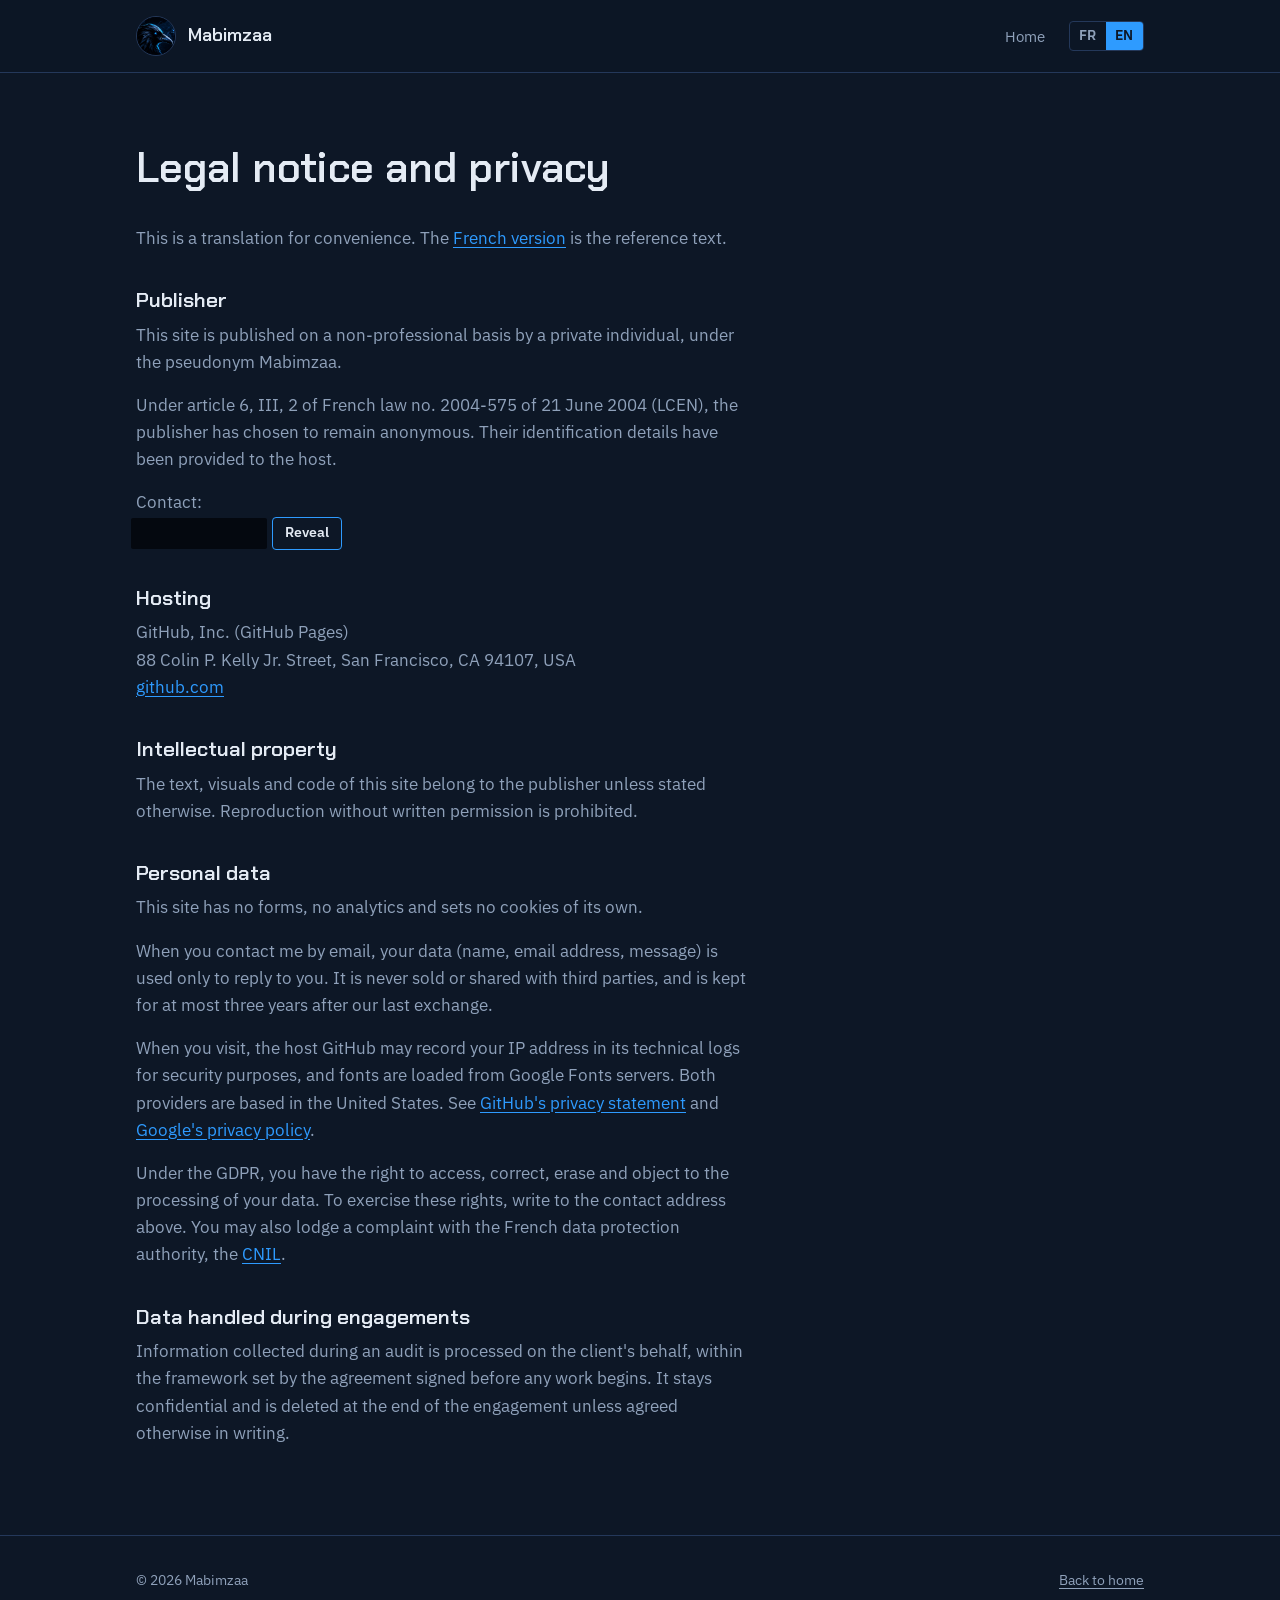
<file: en/legal.html>
<!doctype html>
<html lang="en">
<head>
  <meta charset="utf-8">
  <meta name="viewport" content="width=device-width, initial-scale=1">
  <title>Legal notice · Mabimzaa</title>
  <meta name="robots" content="noindex">
  <link rel="alternate" hreflang="fr" href="https://mabimzaa.github.io/mentions-legales.html">
  <link rel="alternate" hreflang="en" href="https://mabimzaa.github.io/en/legal.html">
  <link rel="icon" href="../assets/avatar.jpg">
  <link rel="preconnect" href="https://fonts.googleapis.com">
  <link rel="preconnect" href="https://fonts.gstatic.com" crossorigin>
  <link href="https://fonts.googleapis.com/css2?family=Chakra+Petch:wght@500;600&family=IBM+Plex+Sans:wght@400;500;600&display=swap" rel="stylesheet">
  <link rel="stylesheet" href="../assets/style.css?v=6">
</head>
<body>
  <a class="skip" href="#content">Skip to content</a>

  <header class="site-header">
    <div class="wrap">
      <a class="brand" href="./">
        <img src="../assets/avatar.jpg" alt="" width="40" height="40">
        Mabimzaa
      </a>
      <nav class="nav" aria-label="Main navigation">
        <a class="nav-link" href="./">Home</a>
        <div class="lang" aria-label="Language">
          <a href="../mentions-legales.html" hreflang="fr" lang="fr">FR</a>
          <span aria-current="true">EN</span>
        </div>
      </nav>
    </div>
  </header>

  <main id="content" class="legal">
    <div class="wrap">
      <h1>Legal notice and privacy</h1>
      <p>This is a translation for convenience. The <a href="../mentions-legales.html" hreflang="fr">French version</a> is the reference text.</p>

      <h2>Publisher</h2>
      <p>This site is published on a non-professional basis by a private individual, under the pseudonym Mabimzaa.</p>
      <p>Under article 6, III, 2 of French law no. 2004-575 of 21 June 2004 (LCEN), the publisher has chosen to remain anonymous. Their identification details have been provided to the host.</p>
      <p>Contact: <span class="mail" data-mail data-u="YWF6bWliYW0=" data-d="cHJvdG9uLm1l"><span class="mail-value is-hidden">hidden from bots</span> <button class="mini-btn" type="button" data-reveal hidden>Reveal</button> <button class="mini-btn" type="button" data-copy data-label="Copy" data-done="Copied" hidden>Copy</button><noscript>Enable JavaScript to show the address.</noscript></span></p>

      <h2>Hosting</h2>
      <p>GitHub, Inc. (GitHub Pages)<br>
      88 Colin P. Kelly Jr. Street, San Francisco, CA 94107, USA<br>
      <a href="https://github.com">github.com</a></p>

      <h2>Intellectual property</h2>
      <p>The text, visuals and code of this site belong to the publisher unless stated otherwise. Reproduction without written permission is prohibited.</p>

      <h2>Personal data</h2>
      <p>This site has no forms, no analytics and sets no cookies of its own.</p>
      <p>When you contact me by email, your data (name, email address, message) is used only to reply to you. It is never sold or shared with third parties, and is kept for at most three years after our last exchange.</p>
      <p>When you visit, the host GitHub may record your IP address in its technical logs for security purposes, and fonts are loaded from Google Fonts servers. Both providers are based in the United States. See <a href="https://docs.github.com/en/site-policy/privacy-policies/github-general-privacy-statement">GitHub's privacy statement</a> and <a href="https://policies.google.com/privacy">Google's privacy policy</a>.</p>
      <p>Under the GDPR, you have the right to access, correct, erase and object to the processing of your data. To exercise these rights, write to the contact address above. You may also lodge a complaint with the French data protection authority, the <a href="https://www.cnil.fr/en">CNIL</a>.</p>

      <h2>Data handled during engagements</h2>
      <p>Information collected during an audit is processed on the client's behalf, within the framework set by the agreement signed before any work begins. It stays confidential and is deleted at the end of the engagement unless agreed otherwise in writing.</p>
    </div>
  </main>

  <footer class="site-footer">
    <div class="wrap">
      <span>© <span id="year">2026</span> Mabimzaa</span>
      <a href="./">Back to home</a>
    </div>
  </footer>

  <script src="../assets/main.js?v=6"></script>
</body>
</html>
</file>
<file: assets/style.css>
/* ==========================================================
   Mabimzaa — site perso OSINT & cybersécurité
   Palette reprise de l'avatar (bleu nuit + bleu électrique)
   + un jaune "surligneur" pour ce qui a été trouvé.
   ========================================================== */

:root {
  --ink: #0d1726;          /* fond principal, bleu nuit */
  --ink-2: #13223a;        /* panneaux */
  --line: #24385a;         /* traits, bordures */
  --text: #e4ebf4;         /* texte principal */
  --muted: #8fa1ba;        /* texte secondaire */
  --signal: #2e9bff;       /* bleu électrique (œil du corbeau) */
  --found: #f2c14e;        /* surligneur : ce qui a été trouvé */
  --redact: #04080f;       /* bandes de caviardage */

  --font-display: "Chakra Petch", system-ui, sans-serif;
  --font-body: "IBM Plex Sans", system-ui, sans-serif;

  --wrap: 68rem;
  --gutter: clamp(1rem, 4vw, 2.5rem);
}

*,
*::before,
*::after { box-sizing: border-box; }

html { scroll-behavior: smooth; }

body {
  margin: 0;
  background: var(--ink);
  color: var(--text);
  font-family: var(--font-body);
  font-size: 1.0625rem;
  line-height: 1.6;
  -webkit-font-smoothing: antialiased;
}

img { max-width: 100%; display: block; }

a { color: var(--signal); text-underline-offset: 0.2em; }
a:hover { color: var(--text); }

:focus-visible {
  outline: 2px solid var(--found);
  outline-offset: 3px;
  border-radius: 2px;
}

.skip {
  position: absolute;
  left: -999px;
  top: 0.5rem;
  background: var(--found);
  color: var(--ink);
  padding: 0.5rem 1rem;
  z-index: 10;
}
.skip:focus { left: 0.5rem; }

.wrap {
  max-width: var(--wrap);
  margin: 0 auto;
  padding: 0 var(--gutter);
}

h1, h2, h3 {
  font-family: var(--font-display);
  font-weight: 600;
  line-height: 1.15;
  margin: 0;
}

h2 { font-size: clamp(1.6rem, 3vw, 2.1rem); margin-bottom: 0.75rem; }
h3 { font-size: 1.25rem; margin-bottom: 0.5rem; }

p { margin: 0 0 1rem; max-width: 62ch; }

/* ---------- En-tête ---------- */

.site-header {
  border-bottom: 1px solid var(--line);
}
.site-header .wrap {
  display: flex;
  align-items: center;
  justify-content: space-between;
  gap: 1rem;
  min-height: 4.5rem;
}

.brand {
  display: flex;
  align-items: center;
  gap: 0.75rem;
  color: var(--text);
  text-decoration: none;
  font-family: var(--font-display);
  font-weight: 600;
  font-size: 1.15rem;
}
.brand img {
  width: 2.5rem;
  height: 2.5rem;
  border-radius: 50%;
  object-fit: cover;
  border: 1px solid var(--line);
}

.nav {
  display: flex;
  align-items: center;
  gap: 1.5rem;
  font-size: 0.95rem;
}
.nav a { color: var(--muted); text-decoration: none; }
.nav a:hover { color: var(--text); }

.lang {
  display: flex;
  border: 1px solid var(--line);
  border-radius: 4px;
  overflow: hidden;
}
.lang a,
.lang span {
  padding: 0.2rem 0.6rem;
  font-size: 0.85rem;
  font-weight: 600;
}
.lang span { background: var(--signal); color: var(--ink); }
.lang a { color: var(--muted); }

@media (max-width: 720px) {
  .nav .nav-link { display: none; }
}

/* ---------- Hero ---------- */

.hero {
  padding: clamp(3rem, 8vw, 6rem) 0 clamp(3rem, 6vw, 5rem);
}
.hero .wrap {
  display: grid;
  grid-template-columns: 1.15fr 1fr;
  gap: clamp(2rem, 5vw, 4rem);
  align-items: center;
}

.hero h1 {
  font-size: clamp(2.2rem, 5vw, 3.6rem);
  letter-spacing: -0.01em;
  margin-bottom: 1.25rem;
}

.hero .lead {
  color: var(--muted);
  font-size: 1.15rem;
}

.actions {
  display: flex;
  flex-wrap: wrap;
  gap: 0.75rem;
  margin-top: 1.75rem;
}

.btn {
  display: inline-block;
  padding: 0.8rem 1.4rem;
  border-radius: 4px;
  font-weight: 600;
  text-decoration: none;
  border: 1px solid var(--signal);
}
.btn-primary { background: var(--signal); color: var(--ink); }
.btn-primary:hover { background: var(--text); border-color: var(--text); color: var(--ink); }
.btn-ghost { color: var(--text); }
.btn-ghost:hover { background: var(--ink-2); color: var(--text); }

@media (max-width: 860px) {
  .hero .wrap { grid-template-columns: 1fr; }
}

/* ---------- Le dossier caviardé (élément signature) ---------- */

.dossier {
  background: var(--ink-2);
  border: 1px solid var(--line);
  border-radius: 6px;
  padding: 1.5rem;
  font-size: 0.95rem;
}

.dossier-head {
  display: flex;
  flex-direction: column;
  gap: 0.2rem;
  padding-bottom: 0.9rem;
  margin-bottom: 0.4rem;
  border-bottom: 1px dashed var(--line);
}
.dossier-head strong {
  font-family: var(--font-display);
  font-size: 1.05rem;
}
.dossier-head small { color: var(--muted); }

.dossier ul {
  list-style: none;
  margin: 0;
  padding: 0;
}
.dossier li {
  display: grid;
  grid-template-columns: 0.75fr 1.5fr;
  gap: 1rem;
  align-items: baseline;
  padding: 0.7rem 0;
  border-bottom: 1px solid var(--line);
}
.dossier li:last-child { border-bottom: 0; }
.dossier .k { color: var(--muted); }

/* La bande noire se lève au survol, au focus ou au toucher */
.redact {
  all: unset;
  cursor: pointer;
  position: relative;
  justify-self: start;
  border-radius: 2px;
  color: var(--found);
  line-height: 1.4;
}
.redact::after {
  content: "";
  position: absolute;
  inset: -0.1em -0.25em;
  background: var(--redact);
  border-radius: 2px;
  transform-origin: right;
  transition: transform 0.35s ease;
}
.redact:hover::after,
.redact:focus-visible::after,
.redact.is-open::after {
  transform: scaleX(0);
}
.redact:focus-visible { outline: 2px solid var(--found); outline-offset: 4px; }

.dossier-note {
  margin: 1rem 0 0;
  font-size: 0.85rem;
  color: var(--muted);
}

@media (max-width: 520px) {
  .dossier li { grid-template-columns: 1fr; gap: 0.25rem; }
}

/* ---------- Sections ---------- */

.section {
  padding: clamp(3rem, 7vw, 5rem) 0;
  border-top: 1px solid var(--line);
}
.section-intro { color: var(--muted); margin-bottom: 2.5rem; }

/* Services : l'audit OSINT en vedette, les deux autres à côté */
.services {
  display: grid;
  grid-template-columns: 1.4fr 1fr;
  grid-template-rows: auto auto;
  gap: 1.25rem;
}
.service {
  padding: 1.5rem;
  border: 1px solid var(--line);
  border-radius: 6px;
}
.service ul {
  margin: 0.75rem 0 0;
  padding-left: 1.1rem;
  color: var(--muted);
}
.service li { margin-bottom: 0.3rem; }
.service p { color: var(--muted); }

.service-main {
  grid-row: span 2;
  background: var(--ink-2);
  border-color: var(--signal);
}
.service-main h3 { font-size: 1.6rem; }
.service-main .tag {
  display: inline-block;
  font-size: 0.8rem;
  font-weight: 600;
  color: var(--ink);
  background: var(--found);
  padding: 0.15rem 0.55rem;
  border-radius: 3px;
  margin-bottom: 1rem;
}

@media (max-width: 860px) {
  .services { grid-template-columns: 1fr; }
  .service-main { grid-row: auto; }
}

/* Méthode : une vraie séquence, donc numérotée */
.steps {
  list-style: none;
  margin: 0;
  padding: 0;
  display: grid;
  grid-template-columns: repeat(4, 1fr);
  gap: 1.5rem;
  counter-reset: step;
}
.steps li {
  counter-increment: step;
  border-top: 2px solid var(--signal);
  padding-top: 1rem;
}
.steps li::before {
  content: counter(step);
  font-family: var(--font-display);
  font-size: 2rem;
  font-weight: 600;
  color: var(--signal);
  display: block;
  margin-bottom: 0.25rem;
}
.steps p { color: var(--muted); font-size: 0.95rem; }

@media (max-width: 860px) {
  .steps { grid-template-columns: 1fr 1fr; }
}
@media (max-width: 520px) {
  .steps { grid-template-columns: 1fr; }
}

/* Parcours */
.track {
  display: grid;
  grid-template-columns: repeat(3, 1fr);
  gap: 2rem;
}
.track h3 { color: var(--text); }
.track p { color: var(--muted); font-size: 0.95rem; }

@media (max-width: 860px) {
  .track { grid-template-columns: 1fr; }
}

/* Contact */
.contact {
  background: var(--ink-2);
}
.contact .wrap {
  display: grid;
  grid-template-columns: 1.2fr 1fr;
  gap: 2rem;
  align-items: start;
}
.contact-list {
  list-style: none;
  margin: 0;
  padding: 0;
}
.contact-list li {
  padding: 0.85rem 0;
  border-bottom: 1px solid var(--line);
  display: flex;
  justify-content: space-between;
  gap: 1rem;
  flex-wrap: wrap;
}
.contact-list span { color: var(--muted); }

@media (max-width: 860px) {
  .contact .wrap { grid-template-columns: 1fr; }
}

/* ---------- Pied de page ---------- */

.site-footer {
  border-top: 1px solid var(--line);
  padding: 2rem 0;
  font-size: 0.9rem;
  color: var(--muted);
}
.site-footer .wrap {
  display: flex;
  justify-content: space-between;
  gap: 1rem;
  flex-wrap: wrap;
}
.site-footer a { color: var(--muted); }
.site-footer a:hover { color: var(--text); }

/* ---------- Pages texte (mentions légales) ---------- */

.legal {
  padding: clamp(3rem, 6vw, 4.5rem) 0;
}
.legal h1 { font-size: clamp(2rem, 4vw, 2.6rem); margin-bottom: 2rem; }
.legal h2 { font-size: 1.3rem; margin: 2.25rem 0 0.6rem; }
.legal p, .legal li { color: var(--muted); }
.legal .todo {
  color: var(--found);
  font-weight: 600;
}

/* ---------- Accessibilité ---------- */

@media (prefers-reduced-motion: reduce) {
  html { scroll-behavior: auto; }
  .redact::after { transition: none; }
}

/* ==========================================================
   V2 : contenu enrichi et effets
   ========================================================== */

/* Barre de progression de lecture */
.progress {
  position: fixed;
  top: 0; left: 0;
  height: 3px;
  width: 100%;
  background: var(--signal);
  transform-origin: left;
  transform: scaleX(var(--p, 0));
  z-index: 20;
  pointer-events: none;
}

.site-header {
  position: sticky;
  top: 0;
  z-index: 15;
  background: color-mix(in srgb, var(--ink) 88%, transparent);
  backdrop-filter: blur(8px);
}

/* Hero : graphe de liens en fond */
.hero { position: relative; overflow: hidden; }
.hero .wrap { position: relative; z-index: 1; }
.graph {
  position: absolute;
  inset: 0;
  width: 100%;
  height: 100%;
  z-index: 0;
  -webkit-mask-image: linear-gradient(90deg, rgba(0,0,0,.25) 0%, rgba(0,0,0,.6) 45%, #000 100%);
          mask-image: linear-gradient(90deg, rgba(0,0,0,.25) 0%, rgba(0,0,0,.6) 45%, #000 100%);
}
.hero h1 { min-height: 2.3em; }
.hero h1 .scr { color: var(--signal); }

.status {
  display: inline-flex;
  align-items: center;
  gap: .55rem;
  font-size: .9rem;
  color: var(--muted);
  margin-bottom: 1.25rem;
  padding: .3rem .8rem .3rem .65rem;
  border: 1px solid var(--line);
  border-radius: 999px;
  background: var(--ink-2);
}
.status i {
  width: .55rem; height: .55rem;
  border-radius: 50%;
  background: #3ccf91;
  box-shadow: 0 0 0 0 rgba(60,207,145,.6);
  animation: ping 2s infinite;
}
@keyframes ping { 70% { box-shadow: 0 0 0 .55rem rgba(60,207,145,0); } 100% { box-shadow: 0 0 0 0 rgba(60,207,145,0); } }

.dossier { box-shadow: 0 1.5rem 3rem -1.5rem rgba(0,0,0,.6); }

/* Bandeau défilant des techniques */
.ticker {
  -webkit-mask-image: linear-gradient(90deg, transparent, #000 6%, #000 94%, transparent);
          mask-image: linear-gradient(90deg, transparent, #000 6%, #000 94%, transparent);
  border-top: 1px solid var(--line);
  border-bottom: 1px solid var(--line);
  background: var(--ink-2);
  overflow: hidden;
  padding: .9rem 0;
}
.ticker-track {
  display: flex;
  gap: 2.5rem;
  width: max-content;
  animation: slide 40s linear infinite;
}
.ticker:hover .ticker-track { animation-play-state: paused; }
.ticker span {
  font-family: var(--font-display);
  font-size: 1.05rem;
  color: var(--muted);
  white-space: nowrap;
  display: inline-flex;
  align-items: center;
  gap: 2.5rem;
}
.ticker span::after { content: ""; width: .4rem; height: .4rem; background: var(--found); transform: rotate(45deg); }
@keyframes slide { to { transform: translateX(-50%); } }

/* Halo qui suit la souris sur les cartes */
.glow {
  position: relative;
  isolation: isolate;
}
.glow::before {
  content: "";
  position: absolute;
  inset: 0;
  border-radius: inherit;
  background: radial-gradient(420px circle at var(--mx, 50%) var(--my, 50%), rgba(46,155,255,.16), transparent 60%);
  opacity: 0;
  transition: opacity .3s;
  z-index: -1;
}
.glow:hover::before { opacity: 1; }
.service { transition: border-color .3s, transform .3s; }
.service:hover { border-color: var(--signal); transform: translateY(-3px); }

/* Anatomie d'une attaque */
.attack {
  list-style: none;
  margin: 0;
  padding: 0 0 0 2.25rem;
  position: relative;
  display: grid;
  gap: 1.25rem;
  counter-reset: atk;
}
.attack::before,
.attack::after {
  content: "";
  position: absolute;
  left: .7rem;
  top: .4rem;
  bottom: .4rem;
  width: 2px;
  background: var(--line);
  z-index: 0;
}
.attack::after {
  background: linear-gradient(var(--signal), #ff5a5f);
  transform-origin: top;
  transform: scaleY(var(--fill, 0));
}
.attack li {
  counter-increment: atk;
  position: relative;
  display: grid;
  grid-template-columns: 1fr 1fr;
  gap: 1.5rem;
  padding: 1.25rem 1.5rem;
  border: 1px solid var(--line);
  border-radius: 8px;
  background: var(--ink);
  transition: border-color .4s, background .4s;
}
.attack li::before {
  content: counter(atk);
  position: absolute;
  left: -2.25rem;
  top: 1.2rem;
  width: 1.45rem; height: 1.45rem;
  border-radius: 50%;
  display: grid; place-items: center;
  font-family: var(--font-display);
  font-size: .8rem;
  font-weight: 600;
  z-index: 1;
  line-height: 1;
  padding-top: .1em;
  background: var(--ink-2);
  border: 2px solid var(--line);
  color: var(--muted);
  transition: all .4s;
}
.attack li.is-on { border-color: var(--signal); background: var(--ink-2); }
.attack li.is-on::before { background: var(--signal); border-color: var(--signal); color: var(--ink); }
.attack h3 { font-size: 1.15rem; }
.attack p { color: var(--muted); font-size: .95rem; margin: 0; }
.attack .fix {
  border-left: 2px solid var(--found);
  padding-left: 1rem;
}
.attack .fix strong { color: var(--found); font-size: .85rem; display: block; margin-bottom: .25rem; }
@media (max-width: 720px) { .attack li { grid-template-columns: 1fr; gap: .9rem; } }

/* Test d'exposition */
.exposure {
  display: grid;
  grid-template-columns: 1.3fr 1fr;
  gap: 2rem;
  align-items: start;
}
.checks {
  display: grid;
  gap: .6rem;
  margin: 0; padding: 0; border: 0;
}
.check {
  display: flex;
  gap: .85rem;
  align-items: flex-start;
  padding: .85rem 1rem;
  border: 1px solid var(--line);
  border-radius: 8px;
  cursor: pointer;
  transition: border-color .2s, background .2s;
}
.check:hover { border-color: var(--signal); }
.check input {
  appearance: none;
  flex: none;
  width: 1.2rem; height: 1.2rem;
  margin-top: .15rem;
  border: 2px solid var(--muted);
  border-radius: 4px;
  display: grid; place-items: center;
  cursor: pointer;
}
.check input:checked { background: var(--found); border-color: var(--found); }
.check input:checked::after { content: ""; width: .35rem; height: .65rem; border: solid var(--ink); border-width: 0 2px 2px 0; transform: rotate(45deg) translate(-1px,-1px); }
.check:has(input:checked) { background: var(--ink-2); border-color: var(--found); }

.meter {
  position: sticky;
  top: 6rem;
  padding: 1.75rem;
  border: 1px solid var(--line);
  border-radius: 10px;
  background: var(--ink-2);
  text-align: center;
}
.meter svg { width: 100%; max-width: 15rem; margin: 0 auto; display: block; }
.meter .track-arc { stroke: var(--line); }
.meter .val-arc { transition: stroke-dashoffset .6s cubic-bezier(.3,.7,.2,1), stroke .4s; }
.meter-score {
  font-family: var(--font-display);
  font-size: 2.6rem;
  font-weight: 600;
  margin-top: -3.4rem;
  font-variant-numeric: tabular-nums;
}
.meter-level { font-weight: 600; margin: .25rem 0 .75rem; }
.meter-advice { color: var(--muted); font-size: .95rem; margin: 0 auto 1.25rem; }
.meter small { display: block; color: var(--muted); font-size: .8rem; margin-top: 1rem; }
@media (max-width: 860px) { .exposure { grid-template-columns: 1fr; } .meter { position: static; } }

/* Défi GitHub */
.challenge {
  display: grid;
  grid-template-columns: 1fr auto;
  gap: 2rem;
  align-items: center;
  padding: 2rem;
  border: 1px dashed var(--found);
  border-radius: 10px;
  background:
    repeating-linear-gradient(-45deg, transparent 0 14px, rgba(242,193,78,.04) 14px 28px),
    var(--ink-2);
}
.challenge h3 { font-size: 1.5rem; }
.challenge p { color: var(--muted); margin-bottom: 0; }
.stamp {
  font-family: var(--font-display);
  font-weight: 600;
  font-size: 1.3rem;
  letter-spacing: .12em;
  color: #ff5a5f;
  border: 3px solid #ff5a5f;
  padding: .35rem 1rem;
  border-radius: 6px;
  transform: rotate(-8deg);
  display: inline-block;
  margin-bottom: 1rem;
}
.challenge-cta { text-align: center; }
@media (max-width: 720px) { .challenge { grid-template-columns: 1fr; } .challenge-cta { text-align: left; } }

/* FAQ */
.faq { display: grid; gap: .75rem; max-width: 50rem; }
.faq details {
  border: 1px solid var(--line);
  border-radius: 8px;
  background: var(--ink);
  transition: border-color .2s;
}
.faq details[open] { border-color: var(--signal); background: var(--ink-2); }
.faq summary {
  cursor: pointer;
  list-style: none;
  padding: 1.1rem 1.25rem;
  font-weight: 600;
  display: flex;
  justify-content: space-between;
  gap: 1rem;
}
.faq summary::-webkit-details-marker { display: none; }
.faq summary::after { content: "+"; font-family: var(--font-display); font-size: 1.3rem; line-height: 1; color: var(--signal); transition: transform .3s; }
.faq details[open] summary::after { transform: rotate(45deg); }
.faq details p { padding: 0 1.25rem 1.1rem; margin: 0; color: var(--muted); }

/* E-mail caviardé */
.mail {
  display: flex;
  align-items: center;
  gap: .6rem;
  flex-wrap: wrap;
}
.mail-value {
  font-family: var(--font-display);
  color: var(--found);
  min-width: 11ch;
  position: relative;
}
.mail-value.is-hidden::after {
  content: "";
  position: absolute;
  inset: -.1em -.3em;
  background: var(--redact);
  border-radius: 2px;
}
.mini-btn {
  font: inherit;
  font-size: .85rem;
  font-weight: 600;
  padding: .3rem .75rem;
  border-radius: 4px;
  border: 1px solid var(--signal);
  background: transparent;
  color: var(--text);
  cursor: pointer;
}
.mini-btn:hover { background: var(--signal); color: var(--ink); }

/* Apparition au défilement (uniquement avec JS) */
.js .reveal { opacity: 0; transform: translateY(18px); transition: opacity .7s ease, transform .7s ease; }
.js .reveal.is-in { opacity: 1; transform: none; }

@media (prefers-reduced-motion: reduce) {
  .ticker-track { animation-duration: 120s; }
  .status i { animation: none; }
  .js .reveal { opacity: 1; transform: none; transition: none; }
  .service, .service:hover { transform: none; transition: none; }
  .meter .val-arc { transition: none; }
}

.sr-only {
  position: absolute; width: 1px; height: 1px; padding: 0; margin: -1px;
  overflow: hidden; clip: rect(0 0 0 0); white-space: nowrap; border: 0;
}

section[id] { scroll-margin-top: 5rem; }
@media (max-width: 700px) { .graph { opacity: .45; } }
</file>
